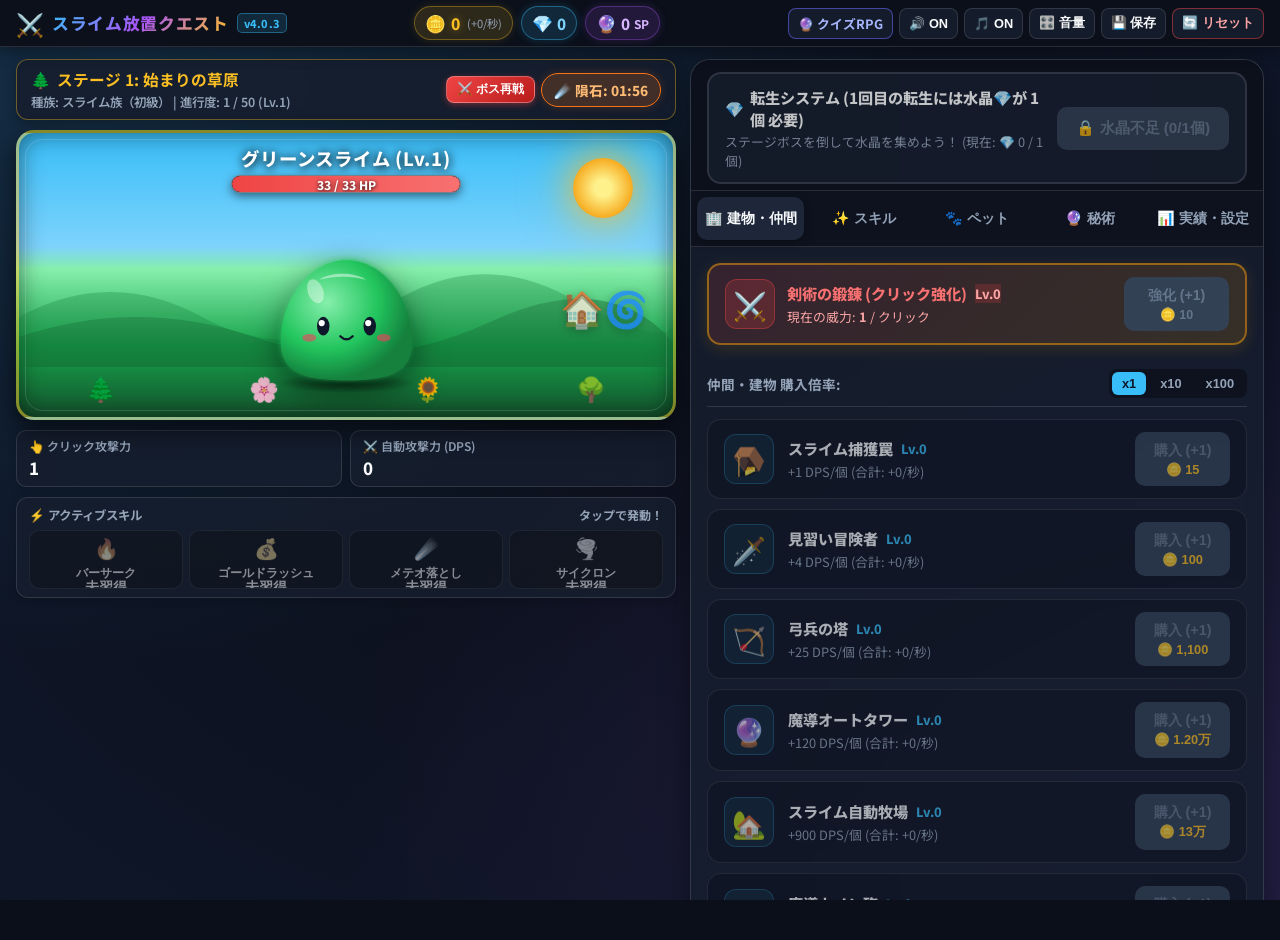
<file: index.html>
<!DOCTYPE html>
<html lang="ja">
<head>
  <meta charset="UTF-8">
  <meta name="viewport" content="width=device-width, initial-scale=1.0, maximum-scale=1.0, user-scalable=no, shrink-to-fit=no">
  <title>スライムクリッカー放置RPG - Slime Idle Quest</title>
  <link rel="preconnect" href="https://fonts.googleapis.com">
  <link rel="preconnect" href="https://fonts.gstatic.com" crossorigin>
  <link href="https://fonts.googleapis.com/css2?family=Noto+Sans+JP:wght@400;600;700;800;900&display=swap" rel="stylesheet">
  <link rel="stylesheet" href="style.css?v=4.0.3">
</head>
<body>

  <!-- ヘッダー -->
  <header>
    <div class="logo-area">
      <div class="logo-icon">⚔️</div>
      <h1>スライム放置クエスト</h1>
      <span class="version-badge" id="app-version">v4.0.3</span>
    </div>

    <div class="header-stats">
      <!-- ゴールド表示 -->
      <div class="gold-display" title="現在の所持ゴールド">
        <span class="gold-icon">🪙</span>
        <span class="gold-value" id="gold-display">0</span>
        <span class="gps-value">(+<span id="gps-display">0</span>/秒)</span>
      </div>

      <!-- 転生の水晶（ボスドロップ）表示 -->
      <div class="crystal-display" title="ボス討伐で手に入る「転生の水晶」">
        <span class="crystal-icon">💎</span>
        <span class="crystal-value" id="crystal-display">0</span>
      </div>

      <!-- 古代スキルポイント（転生で獲得）表示 -->
      <div class="soul-display" title="転生で手に入る「古代スキルポイント」">
        <span class="soul-icon">🔮</span>
        <span class="soul-value" id="sp-display">0</span>
        <span style="font-size: 0.75rem; color: var(--accent-purple-light); font-weight: 700;">SP</span>
      </div>
    </div>

    <div class="header-controls">
      <a href="quiz_rpg/index.html" class="icon-btn" style="border-color: rgba(99,102,241,0.6); color: #a5b4fc; text-decoration: none;" title="4択クイズ分岐RPGへ遊ぶ">🔮 クイズRPG</a>
      <button class="icon-btn" id="btn-sound" title="効果音(SE)切替">🔊 <span id="sound-text">ON</span></button>
      <button class="icon-btn" id="btn-bgm" title="音楽(BGM)切替">🎵 <span id="bgm-text">ON</span></button>
      <button class="icon-btn" id="btn-volume-settings" title="音量調節">🎛️ 音量</button>
      <button class="icon-btn" id="btn-save" title="手動セーブ">💾 保存</button>
      <button class="icon-btn" id="btn-header-reset" style="border-color: rgba(239,68,68,0.5); color: #fca5a5;" title="データを完全初期化">🔄 リセット</button>
    </div>
  </header>

  <!-- メインコンテンツ -->
  <main class="game-container">
    
    <!-- 左カラム：バトル＆スライムエリア -->
    <section class="battle-section">
      
      <!-- ステージ情報カード -->
      <div class="stage-card">
        <div class="stage-info">
          <h2><span id="stage-icon">🌲</span> <span id="stage-title">ステージ 1: 始まりの草原</span></h2>
          <div class="stage-progress-text" id="stage-progress-text">進行度: 1 / 50 (Lv.1)</div>
        </div>
        <div style="display: flex; gap: 6px; align-items: center; flex-wrap: wrap;">
          <button class="stage-boss-btn" id="btn-open-boss-modal" title="倒したことのあるボスと再戦！">⚔️ ボス再戦</button>
          <button class="stage-exit-boss-btn" id="btn-exit-boss-replay" style="display: none;" title="通常の最高ステージ進行に戻る">⏩ 通常に戻る</button>
          <!-- 隕石ラッシュ（120秒周期 20秒攻撃力2倍フィーバー）タイマー -->
          <div class="meteor-timer-badge" id="meteor-timer-badge" title="120秒ごとに20秒間、隕石が降って全攻撃力が2倍！">
            ☄️ <span id="meteor-timer-text">隕石: 02:00</span>
          </div>
          <div class="boss-timer-badge" id="boss-timer-badge">
            BOSS: <span id="boss-timer-val">40</span>s
          </div>
        </div>
      </div>

      <!-- スライム召喚・ダイナミックステージ環境エリア -->
      <div class="slime-arena env-stage-1" id="slime-arena">
        
        <!-- 背景環境レイヤー（天体、山並み、雲、風車、パーティクル等） -->
        <div class="arena-environment" id="arena-environment"></div>

        <!-- 購入した建物・仲間たちが登場するフィールドレイヤー -->
        <div class="field-buildings-layer" id="field-buildings-layer"></div>

        <!-- エフェクト・ダメージ数値レイヤー -->
        <div class="effect-layer" id="effect-layer"></div>

        <!-- 敵ステータス -->
        <div class="enemy-info">
          <h3 class="enemy-name" id="enemy-name">グリーンスライム (Lv.1)</h3>
          <div class="enemy-hp-container">
            <div class="enemy-hp-bar" id="enemy-hp-bar"></div>
            <div class="enemy-hp-text" id="enemy-hp-text">25 / 25 HP</div>
          </div>
        </div>

        <!-- 地面の影 -->
        <div class="slime-shadow"></div>

        <!-- スライム・モンスター本体 -->
        <div class="slime-wrapper" id="slime-target">
          <svg class="slime-svg" id="slime-svg-element" viewBox="0 0 200 200">
            <defs>
              <radialGradient id="monster-grad" cx="35%" cy="35%" r="65%">
                <stop offset="0%" stop-color="#86efac" id="grad-stop-1" />
                <stop offset="60%" stop-color="#22c55e" id="grad-stop-2" />
                <stop offset="100%" stop-color="#15803d" id="grad-stop-3" />
              </radialGradient>
              <filter id="slime-glow" x="-20%" y="-20%" width="140%" height="140%">
                <feGaussianBlur stdDeviation="4" result="blur" />
                <feComposite in="SourceGraphic" in2="blur" operator="over" />
              </filter>
            </defs>
            <!-- 種族ごとに完全に切り替わるモンスターグラフィック -->
            <g id="monster-content"></g>
            <!-- 装飾（王冠や角など） -->
            <g id="slime-accessory"></g>
          </svg>
        </div>
      </div>

      <!-- 戦闘ステータス -->
      <div class="combat-stats-grid">
        <div class="stat-box">
          <span class="stat-label">👆 クリック攻撃力</span>
          <span class="stat-val" id="stat-click-power">1</span>
        </div>
        <div class="stat-box">
          <span class="stat-label">⚔️ 自動攻撃力 (DPS)</span>
          <span class="stat-val" id="stat-dps">0</span>
        </div>
      </div>

      <!-- クイック・アクティブスキルバー -->
      <div class="skills-action-bar">
        <div class="skills-action-bar-title">
          <span>⚡ アクティブスキル</span>
          <span style="font-size: 0.75rem;">タップで発動！</span>
        </div>
        <div class="active-skills-list">
          <button class="active-skill-btn" id="skill-btn-berserk" disabled>
            <span class="skill-icon">🔥</span>
            <span class="skill-name">バーサーク</span>
            <div class="skill-cooldown-overlay" id="cd-berserk"></div>
          </button>
          <button class="active-skill-btn" id="skill-btn-goldrush" disabled>
            <span class="skill-icon">💰</span>
            <span class="skill-name">ゴールドラッシュ</span>
            <div class="skill-cooldown-overlay" id="cd-goldrush"></div>
          </button>
          <button class="active-skill-btn" id="skill-btn-meteor" disabled>
            <span class="skill-icon">☄️</span>
            <span class="skill-name">メテオ落とし</span>
            <div class="skill-cooldown-overlay" id="cd-meteor"></div>
          </button>
          <button class="active-skill-btn" id="skill-btn-cyclone" disabled>
            <span class="skill-icon">🌪️</span>
            <span class="skill-name">サイクロン</span>
            <div class="skill-cooldown-overlay" id="cd-cyclone"></div>
          </button>
        </div>
      </div>

    </section>

    <!-- 右カラム：ショップ・育成・タブセクション -->
    <section class="upgrade-section">
      
      <!-- 超見やすい目立つ転生バナー / ボタンエリア -->
      <div class="rebirth-banner-container">
        <div class="rebirth-banner locked" id="rebirth-banner">
          <div class="rebirth-banner-info">
            <div class="rebirth-banner-title">
              <span class="rebirth-banner-icon">💎</span>
              <span id="rebirth-banner-text">転生システム (ボス討伐で水晶💎を獲得！)</span>
            </div>
            <div class="rebirth-banner-sub" id="rebirth-banner-sub">水晶💎を消費して転生し、古代スキルポイント(SP +1pt)をGET！</div>
          </div>
          <button class="rebirth-banner-btn" id="btn-rebirth-trigger" disabled>
            <span>💎 転生する (SP+1)</span>
          </button>
        </div>
      </div>

      <!-- タブバー -->
      <div class="tab-bar">
        <button class="tab-btn active" data-tab="buildings">🏢 建物・仲間</button>
        <button class="tab-btn" data-tab="skills">✨ スキル</button>
        <button class="tab-btn" data-tab="pets">🐾 ペット</button>
        <button class="tab-btn" data-tab="rebirth">🔮 秘術</button>
        <button class="tab-btn" data-tab="stats">📊 実績・設定</button>
      </div>

      <!-- タブコンテンツエリア -->
      <div class="tab-content">
        
        <!-- タブ1: 建物・施設 -->
        <div class="tab-pane active" id="pane-buildings">
          
          <!-- 常設: 剣術の鍛錬（クリック攻撃力強化カード） -->
          <div id="click-upgrade-container" style="margin-bottom: 12px;"></div>

          <div class="building-controls">
            <span style="font-size: 0.85rem; color: var(--text-sub); font-weight: 700;">仲間・建物 購入倍率:</span>
            <div class="buy-multiplier-group">
              <button class="mult-btn active" data-mult="1">x1</button>
              <button class="mult-btn" data-mult="10">x10</button>
              <button class="mult-btn" data-mult="100">x100</button>
            </div>
          </div>
          
          <div id="building-list" style="display: flex; flex-direction: column; gap: 10px;">
            <!-- JSで動的に建物カードを生成 -->
          </div>
        </div>

        <!-- タブ2: スキルツリー / アップグレード -->
        <div class="tab-pane" id="pane-skills">
          <div id="skill-list" style="display: flex; flex-direction: column; gap: 10px;">
            <!-- JSで動的にスキルカードを生成 -->
          </div>
        </div>

        <!-- タブ: ペット（お供モンスター） -->
        <div class="tab-pane" id="pane-pets">
          <div class="pet-intro-card">
            <div style="font-size: 1.05rem; font-weight: 800; color: #38bdf8; margin-bottom: 4px;">
              🐾 お供ペット（最大2体まで装備可能！）
            </div>
            <div style="font-size: 0.8rem; color: var(--text-sub); line-height: 1.5;">
              敵を倒した時に<strong>約1.5%の確率でモンスターが仲間入り</strong>！所持しているペットは<strong>最大2体まで同時に装備可能</strong>！同じペットを仲間にすると<strong>レベル（親愛度）がUP</strong>してボーナスがさらに強化されます！
            </div>
          </div>
          <div id="pet-list" style="display: flex; flex-direction: column; gap: 10px;">
            <!-- JSで動的にペットカードを生成 -->
          </div>
        </div>

        <!-- タブ3: 転生・古代の秘術（SPで永続強化） -->
        <div class="tab-pane" id="pane-rebirth">
          <div class="rebirth-intro-card">
            <div style="font-size: 1.1rem; font-weight: 800; color: var(--accent-purple); margin-bottom: 4px;">
              🔮 古代の秘術（永続スキル）
            </div>
            <div style="font-size: 0.85rem; color: var(--text-sub); line-height: 1.5;">
              ボスを倒して手に入れた「転生の水晶 💎」を使って転生すると、<strong>古代スキルポイント(SP)が 1pt 貯まります</strong>！SPを使って秘術を習得しよう！（Lvアップごとに必要SPが+1pt増加）
            </div>
          </div>

          <div id="rebirth-skill-list" style="display: flex; flex-direction: column; gap: 10px;">
            <!-- JSで動的に転生スキルカードを生成 -->
          </div>
        </div>

        <!-- タブ4: 実績・ステータス・設定 -->
        <div class="tab-pane" id="pane-stats">
          <h3 style="font-size: 1rem; margin-bottom: 10px; color: var(--accent-gold); font-weight: 800;">📈 プレイ統計</h3>
          <div class="stats-list">
            <div class="stats-row">
              <span>総討伐モンスター数</span>
              <strong id="stat-total-kills">0 体</strong>
            </div>
            <div class="stats-row">
              <span>累計獲得ゴールド</span>
              <strong id="stat-total-gold">0 G</strong>
            </div>
            <div class="stats-row">
              <span>累計獲得「転生の水晶」</span>
              <strong id="stat-total-crystals">0 個</strong>
            </div>
            <div class="stats-row">
              <span>転生回数（獲得古代SP）</span>
              <strong id="stat-rebirth-count">0 回</strong>
            </div>
            <div class="stats-row">
              <span>総クリック回数</span>
              <strong id="stat-total-clicks">0 回</strong>
            </div>
            <div class="stats-row">
              <span>現在の進行度</span>
              <strong id="stat-max-stage">Lv.1 (ステージ 1)</strong>
            </div>
            <div class="stats-row">
              <span>プレイ時間</span>
              <strong id="stat-play-time">0分</strong>
            </div>
          </div>

          <!-- 音量調節セクション -->
          <h3 style="font-size: 1rem; margin: 16px 0 10px 0; color: #38bdf8; font-weight: 800;">🎛️ サウンド・音量調節</h3>
          <div class="volume-control-card">
            <div class="volume-row">
              <div class="volume-label-group">
                <span>🎵 音楽 (BGM) 音量</span>
                <span class="volume-val-badge" id="val-bgm-volume-tab">75%</span>
              </div>
              <div class="volume-slider-container">
                <input type="range" min="0" max="100" value="75" class="volume-slider" id="slider-bgm-volume-tab">
              </div>
            </div>
            <div class="volume-row">
              <div class="volume-label-group">
                <span>🔊 効果音 (SE) 音量</span>
                <span class="volume-val-badge" id="val-se-volume-tab">80%</span>
              </div>
              <div class="volume-slider-container">
                <input type="range" min="0" max="100" value="80" class="volume-slider" id="slider-se-volume-tab">
              </div>
            </div>
          </div>

          <div class="setting-buttons-group">
            <button class="icon-btn" id="btn-manual-save" style="justify-content: center;">💾 進行状況を手動セーブ</button>
            <button class="danger-btn" id="btn-reset-data">⚠️ データをリセットして最初から</button>
          </div>
        </div>

      </div>

    </section>

  </main>

  <!-- 転生確認モーダル -->
  <div class="modal-backdrop" id="rebirth-modal">
    <div class="modal-box">
      <div class="modal-icon">💎</div>
      <h3 class="modal-title" style="color: #38bdf8;">水晶を使った魂の転生</h3>
      <p class="modal-desc" id="modal-rebirth-desc" style="margin-bottom: 16px;">
        「転生の水晶 💎」を消費して転生します。<br>
        ゴールドと建物はリセットされ Lv.1 からの再スタートとなりますが、<br>
        <strong style="color: #d8b4fe;">「古代スキルポイント 🔮 +2 SP（確率で +3 SP！）」を獲得し、習得した古代の秘術はすべて永久に引き継がれます！</strong>
      </p>
      <div class="modal-reward-box" style="border-color: #38bdf8; background: rgba(2, 132, 199, 0.15);">
        <span style="font-size: 1.6rem;">🔮</span>
        <span class="modal-reward-val" style="color: #d8b4fe;">獲得: 古代SP +2 pt (確率で +3 pt！)</span>
      </div>
      <div style="display: flex; gap: 10px;">
        <button class="icon-btn" id="btn-cancel-rebirth" style="flex: 1; justify-content: center; background: #334155;">やめる</button>
        <button class="modal-close-btn" id="btn-confirm-rebirth" style="flex: 1.5; background: linear-gradient(135deg, #0284c7, #7c3aed); color: #fff;">💎 消費して転生！</button>
      </div>
    </div>
  </div>

  <!-- オフライン報酬モーダル -->
  <div class="modal-backdrop" id="offline-modal">
    <div class="modal-box">
      <div class="modal-icon">🎁</div>
      <h3 class="modal-title">おかえりなさい！</h3>
      <p class="modal-desc" id="offline-modal-desc">
        あなたが冒険を休んでいる間にも、仲間の冒険者や建物たちがスライムを討伐しゴールドを稼いでおいてくれました！
      </p>
      <div class="modal-reward-box">
        <span style="font-size: 1.6rem;">🪙</span>
        <span class="modal-reward-val" id="offline-gold-val">+0 G</span>
      </div>
      <button class="modal-close-btn" id="btn-claim-offline">報酬を受け取って再開！</button>
    </div>
  </div>

  <!-- 音量設定モーダル -->
  <div class="modal-backdrop" id="volume-modal">
    <div class="modal-box">
      <div class="modal-icon">🎛️</div>
      <h3 class="modal-title" style="color: #38bdf8;">サウンド・音量設定</h3>
      <p class="modal-desc" style="margin-bottom: 16px;">
        BGM（音楽）と効果音（SE）の音量を好みの大きさにスライダーで自由に調節できます。
      </p>

      <div class="volume-control-card" style="text-align: left; background: rgba(15, 23, 42, 0.6);">
        <div class="volume-row">
          <div class="volume-label-group">
            <span>🎵 音楽 (BGM) 音量</span>
            <span class="volume-val-badge" id="val-bgm-volume-modal">75%</span>
          </div>
          <div class="volume-slider-container">
            <input type="range" min="0" max="100" value="75" class="volume-slider" id="slider-bgm-volume-modal">
          </div>
        </div>
        <div class="volume-row" style="margin-top: 10px;">
          <div class="volume-label-group">
            <span>🔊 効果音 (SE) 音量</span>
            <span class="volume-val-badge" id="val-se-volume-modal">80%</span>
          </div>
          <div class="volume-slider-container">
            <input type="range" min="0" max="100" value="80" class="volume-slider" id="slider-se-volume-modal">
          </div>
        </div>
      </div>

      <button class="modal-close-btn" id="btn-close-volume-modal">設定を閉じる</button>
    </div>
  </div>

  <!-- ⚔️ 撃破済みボス再戦モーダル -->
  <div class="modal-backdrop" id="boss-modal">
    <div class="modal-box" style="max-width: 520px;">
      <div class="modal-icon">⚔️</div>
      <h3 class="modal-title" style="color: #ef4444;">撃破済みボス再戦</h3>
      <p class="modal-desc" style="margin-bottom: 14px;">
        これまでに倒したことのあるボスの種類を選んで再戦できます！<br>
        ボスを倒すと<strong>「転生の水晶 💎（確率1/10）」</strong>や<strong>「その種族のペット（確率1.5%）」</strong>を獲得可能！
      </p>

      <div id="boss-select-list" style="max-height: 280px; overflow-y: auto; display: flex; flex-direction: column; gap: 8px; margin-bottom: 14px; text-align: left;">
        <!-- JSで動的に撃破済みボスカテゴリ一覧を生成 -->
      </div>

      <button class="modal-close-btn" id="btn-close-boss-modal">閉じる</button>
    </div>
  </div>

  <!-- トースト通知コンテナ -->
  <div class="toast-container" id="toast-container"></div>

  <!-- ゲームスクリプト -->
  <script src="game.js?v=4.0.3"></script>
</body>
</html>
</file>
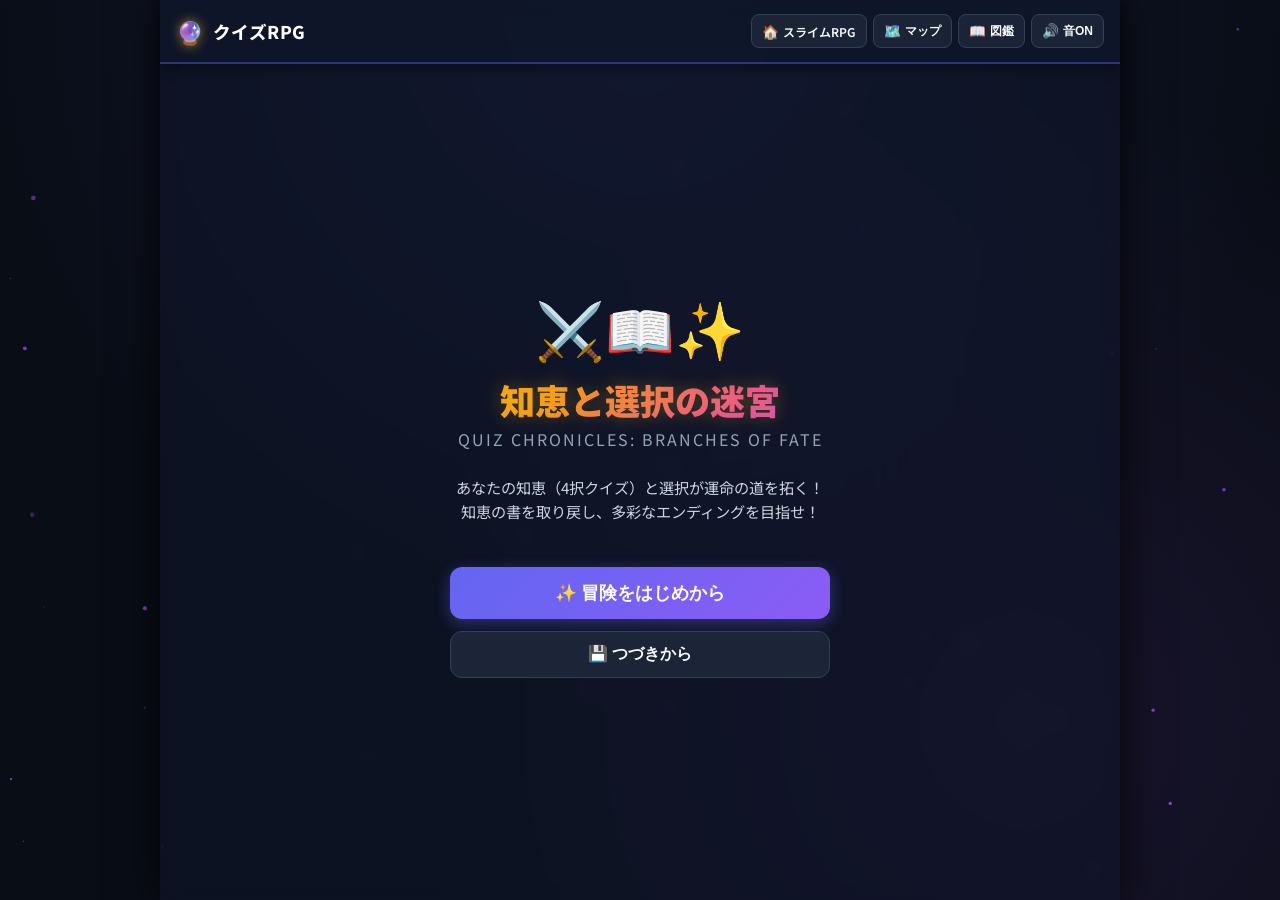
<file: quiz_rpg/index.html>
<!DOCTYPE html>
<html lang="ja">
<head>
  <meta charset="UTF-8">
  <meta name="viewport" content="width=device-width, initial-scale=1.0, maximum-scale=1.0, user-scalable=no">
  <title>クイズ勇者の運命と知恵の迷宮 〜 Branches of Fate 〜</title>
  <!-- Google Fonts: Noto Sans JP -->
  <link rel="preconnect" href="https://fonts.googleapis.com">
  <link rel="preconnect" href="https://fonts.gstatic.com" crossorigin>
  <link href="https://fonts.googleapis.com/css2?family=Noto+Sans+JP:wght@400;600;700;800;900&display=swap" rel="stylesheet">
  <link rel="stylesheet" href="style.css">
</head>
<body>

  <!-- Ambient Starfield Canvas -->
  <canvas id="ambient-canvas"></canvas>

  <div class="app-container">

    <!-- Top Header Navigation -->
    <header>
      <div class="header-logo">
        <span class="icon">🔮</span>
        <span>クイズRPG</span>
      </div>

      <!-- Player Fast Stats in Header -->
      <div class="header-player-stats" id="header-player-stats" style="display: none;">
        <span class="stat-badge job" id="status-job-name">Lv.1 勇者</span>
        <span class="stat-badge gold" id="status-gold">🪙 <span id="status-gold-val">50</span> G</span>
      </div>

      <div class="header-nav-btns">
        <a href="../index.html" class="icon-btn" style="text-decoration:none;" title="スライム放置クエストへ戻る">🏠 <span style="font-size:0.75rem">スライムRPG</span></a>
        <button class="icon-btn" id="btn-open-tree" title="冒険の分岐ツリーを確認">🗺️ <span style="font-size:0.75rem">マップ</span></button>
        <button class="icon-btn" id="btn-open-dict" title="図鑑・エンディング記録">📖 <span style="font-size:0.75rem">図鑑</span></button>
        <button class="icon-btn" id="btn-toggle-sound" title="音量のON/OFF">🔊 <span style="font-size:0.75rem">音ON</span></button>
      </div>
    </header>

    <!-- Main Screens Container -->
    <main style="flex:1; display:flex; flex-direction:column;">

      <!-- 1. Title Screen -->
      <section class="screen active" id="title-screen">
        <div class="title-hero">
          <div class="title-logo-banner">⚔️📖✨</div>
          <h1 class="game-main-title">知恵と選択の迷宮</h1>
          <p class="game-sub-title">Quiz Chronicles: Branches of Fate</p>
          <p style="color: #cbd5e1; font-size: 0.95rem; line-height: 1.6; margin-bottom: 20px;">
            あなたの知恵（4択クイズ）と選択が運命の道を拓く！<br>
            知恵の書を取り戻し、多彩なエンディングを目指せ！
          </p>
        </div>

        <div class="title-menu-box">
          <button class="btn-primary" id="btn-new-game">
            <span>✨ 冒険をはじめから</span>
          </button>
          <button class="btn-secondary" id="btn-continue">
            <span>💾 つづきから</span>
          </button>
        </div>
      </section>

      <!-- Persistent Player Status Bar (Visible in Game) -->
      <div class="player-status-card" id="persistent-player-bars" style="display: none;">
        <div class="bars-container">
          <!-- HP Bar -->
          <div class="bar-wrapper" id="status-hp">
            <div class="bar-label">
              <span style="color:#f87171;">❤️ HP</span>
              <span id="status-hp-text">100 / 100</span>
            </div>
            <div class="progress-track">
              <div class="progress-fill hp" id="bar-hp-fill"></div>
            </div>
          </div>
          <!-- MP Bar -->
          <div class="bar-wrapper" id="status-mp">
            <div class="bar-label">
              <span style="color:#60a5fa;">🔷 MP</span>
              <span id="status-mp-text">30 / 30</span>
            </div>
            <div class="progress-track">
              <div class="progress-fill mp" id="bar-mp-fill"></div>
            </div>
          </div>
          <!-- EXP Bar -->
          <div class="bar-wrapper" id="status-level">
            <div class="bar-label">
              <span style="color:#34d399;">⭐ EXP</span>
              <span id="status-exp-text">0 / 50</span>
            </div>
            <div class="progress-track">
              <div class="progress-fill exp" id="bar-exp-fill"></div>
            </div>
          </div>
        </div>
      </div>

      <!-- 2. Story & Branching Choice Screen -->
      <section class="screen" id="story-screen">
        <div class="story-box">
          <div class="story-header">
            <span class="story-chapter-tag" id="story-chapter-tag">プロローグ</span>
            <h2 class="story-node-title" id="story-node-title">始まりの神殿</h2>
          </div>

          <div class="story-scene-banner env-temple" id="story-scene-banner">🏛️</div>

          <p class="story-text" id="story-text">
            物語のテキストがここに表示されます。
          </p>

          <h3 style="font-size:1rem; color:#fbbf24; margin-bottom:10px;">🚪 進む道を選択してください：</h3>
          <div class="branch-choices-grid" id="branch-choices-grid">
            <!-- Dynamically populated choices -->
          </div>
        </div>
      </section>

      <!-- 3. Battle Screen -->
      <section class="screen" id="battle-screen">
        <div class="battle-arena">
          <!-- Enemy Zone -->
          <div class="enemy-display-zone" id="enemy-display-zone">
            <div class="enemy-info-bar">
              <div class="enemy-name-row">
                <span id="enemy-name" style="color:#f87171;">モンスター名</span>
                <span id="enemy-hp-text" style="font-size:0.85rem; color:#cbd5e1;">100 / 100 HP</span>
              </div>
              <div class="progress-track" style="height: 12px;">
                <div class="progress-fill hp" id="enemy-hp-fill" style="width: 100%;"></div>
              </div>
            </div>
            <div class="enemy-sprite" id="enemy-sprite">🪵</div>
          </div>

          <!-- Quiz Box -->
          <div class="quiz-container">
            <div class="quiz-header-badge">
              <span class="quiz-genre-badge" id="quiz-genre-badge">ジャンル: 自然</span>
              <span class="quiz-combo-badge" id="quiz-combo-badge"></span>
            </div>

            <!-- Timer Bar -->
            <div class="quiz-timer-row">
              <span style="font-size:0.8rem;">⏳</span>
              <div class="quiz-timer-track">
                <div class="quiz-timer-fill" id="quiz-timer-fill"></div>
              </div>
              <span class="quiz-timer-text" id="quiz-timer-text">18s</span>
            </div>

            <div class="quiz-question-box">
              <p id="quiz-question-text">ここに問題文が表示されます。</p>
            </div>

            <!-- 4-Choice Option Buttons -->
            <div class="quiz-options-grid" id="quiz-options-grid">
              <!-- Dynamically populated options -->
            </div>

            <!-- Educational Explanation Box -->
            <div class="quiz-explanation-box" id="quiz-explanation-box"></div>
          </div>

          <!-- Battle Action Skills / Items -->
          <div class="battle-skills-bar" id="battle-skills-bar">
            <!-- Dynamically populated skills & items -->
          </div>
        </div>
      </section>

      <!-- 4. Shop & Rest Screen -->
      <section class="screen" id="shop-screen">
        <div class="story-box">
          <div class="story-header">
            <span class="story-chapter-tag">休憩所・補給</span>
            <h2 class="story-node-title" id="shop-title">妖精の泉</h2>
          </div>
          <p class="story-text" id="shop-story">泉の水で傷を癒やし、アイテムを補給しましょう。</p>

          <h3 style="font-size:1rem; color:#60a5fa; margin-bottom:10px;">🎒 アイテム・装備ショップ：</h3>
          <div class="shop-grid" id="shop-items-grid">
            <!-- Dynamically populated items -->
          </div>

          <div style="margin-top:20px; text-align:right;">
            <button class="btn-primary" id="btn-shop-depart" style="margin-left:auto;">
              <span>旅を再開する ➔</span>
            </button>
          </div>
        </div>
      </section>

      <!-- 5. Ending Screen -->
      <section class="screen" id="ending-screen">
        <div class="ending-card">
          <div class="ending-icon" id="ending-icon">🏆</div>
          <h2 class="ending-title" id="ending-title">エンディングタイトル</h2>
          <p class="ending-story" id="ending-story">エンディングの物語</p>

          <div class="ending-stats-summary" id="ending-stats-summary">
            <!-- Final player stats -->
          </div>

          <button class="btn-primary" id="btn-ending-title" style="margin:0 auto;">
            <span>🏰 タイトルへ戻る</span>
          </button>
        </div>
      </section>

    </main>

  </div>

  <!-- Modals -->

  <!-- 1. Job Selection Modal -->
  <div class="modal-overlay" id="modal-job-select">
    <div class="modal-window">
      <div class="modal-header">
        <div class="modal-title">⚔️ 職業（ジョブ）を選択</div>
        <button class="modal-close-btn">&times;</button>
      </div>
      <div class="modal-body">
        <p style="font-size:0.9rem; color:#cbd5e1; margin-bottom:10px;">
          職業によってステータス、クイズの解答時間、強力なスキルが異なります。
        </p>
        <div class="job-selector-grid" id="job-list-container">
          <!-- Dynamically populated jobs -->
        </div>
      </div>
    </div>
  </div>

  <!-- 2. Tree Map Modal -->
  <div class="modal-overlay" id="modal-tree-map">
    <div class="modal-window">
      <div class="modal-header">
        <div class="modal-title">🗺️ 冒険の分岐マップツリー</div>
        <button class="modal-close-btn">&times;</button>
      </div>
      <div class="modal-body">
        <p style="font-size:0.85rem; color:#94a3b8; margin-bottom:14px;">
          あなたが選んだルートと現在地、未踏のエリアを確認できます。
        </p>
        <div class="tree-node-wrapper" id="tree-map-content">
          <!-- Dynamically populated node items -->
        </div>
      </div>
    </div>
  </div>

  <!-- 3. Dictionary & Collection Modal -->
  <div class="modal-overlay" id="modal-dictionary">
    <div class="modal-window">
      <div class="modal-header">
        <div class="modal-title">📖 大百科・エンディング図鑑</div>
        <button class="modal-close-btn">&times;</button>
      </div>
      <div class="modal-body" id="dict-content">
        <!-- Dynamically populated dictionary -->
      </div>
    </div>
  </div>

  <!-- Scripts -->
  <script src="sound.js"></script>
  <script src="questions.js"></script>
  <script src="story_tree.js"></script>
  <script src="game.js"></script>

</body>
</html>
</file>
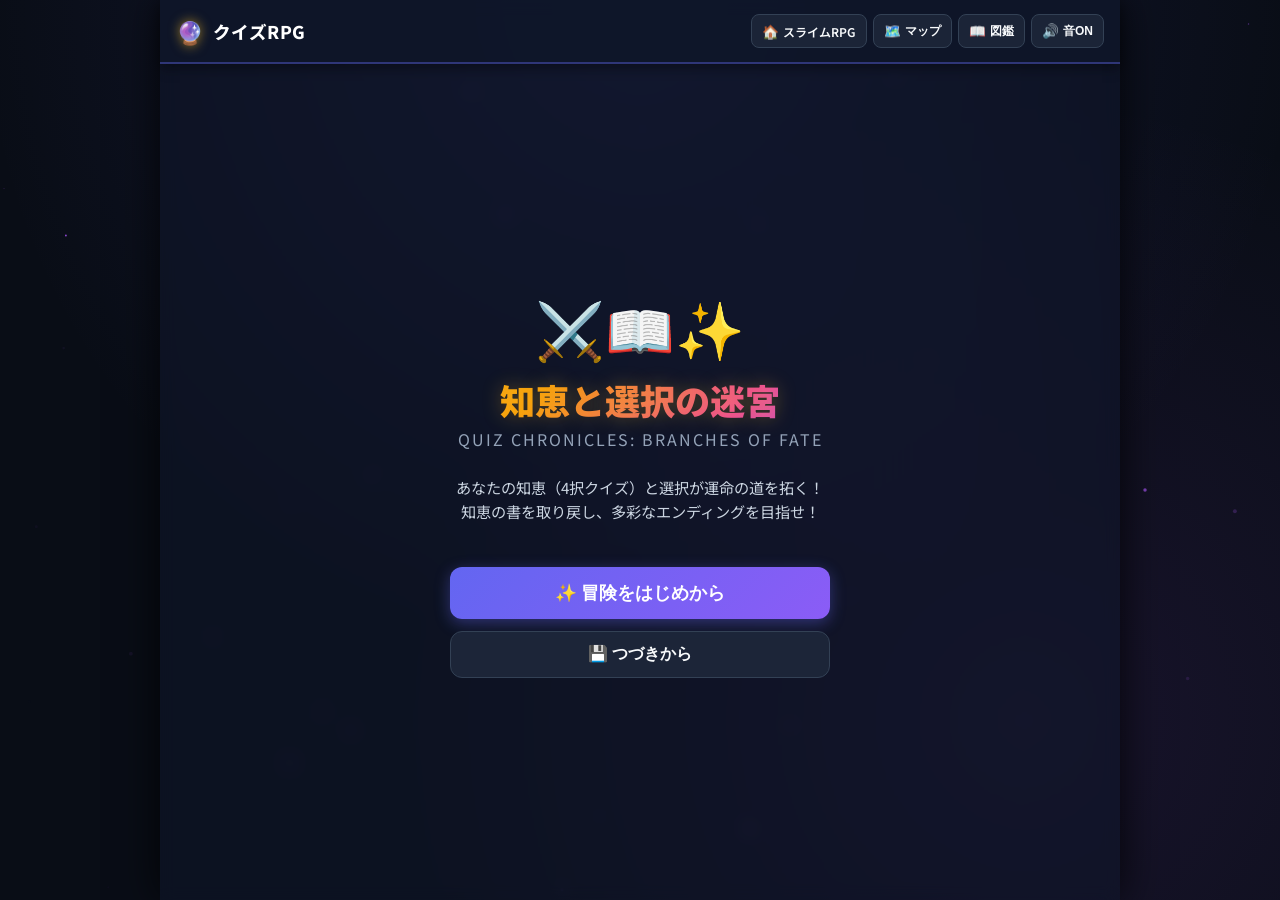
<file: quiz_rpg.html>
<!DOCTYPE html>
<html lang="ja">
<head>
  <meta charset="UTF-8">
  <meta http-equiv="refresh" content="0; url=quiz_rpg/index.html">
  <title>クイズ勇者の運命と知恵の迷宮 〜 Branches of Fate 〜</title>
</head>
<body>
  <p>クイズRPGを読み込んでいます... <a href="quiz_rpg/index.html">こちらをクリックして開始</a></p>
  <script>
    window.location.href = "quiz_rpg/index.html";
  </script>
</body>
</html>
</file>
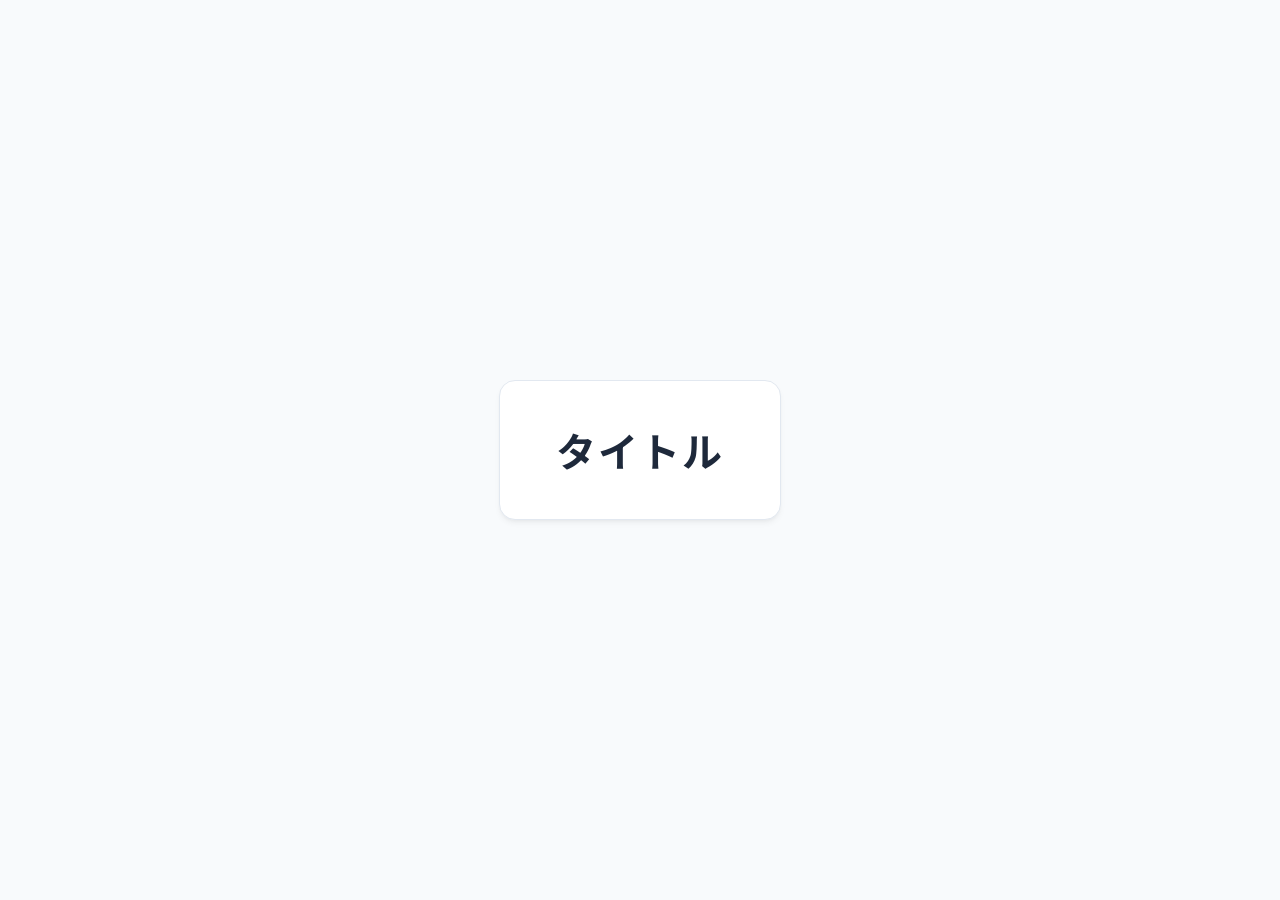
<file: TEST_Title.html>
<!DOCTYPE html>
<html lang="ja">
<head>
  <meta charset="UTF-8">
  <meta name="viewport" content="width=device-width, initial-scale=1.0">
  <title>タイトル</title>
  <link rel="preconnect" href="https://fonts.googleapis.com">
  <link rel="preconnect" href="https://fonts.gstatic.com" crossorigin>
  <link href="https://fonts.googleapis.com/css2?family=Noto+Sans+JP:wght@400;600;700&display=swap" rel="stylesheet">
  <style>
    * {
      box-sizing: border-box;
      margin: 0;
      padding: 0;
    }

    body {
      font-family: 'Noto Sans JP', -apple-system, BlinkMacSystemFont, 'Segoe UI', Roboto, sans-serif;
      min-height: 100vh;
      display: flex;
      justify-content: center;
      align-items: center;
      background-color: #f8fafc;
      color: #0f172a;
    }

    .container {
      text-align: center;
      padding: 2.5rem 3.5rem;
      background: #ffffff;
      border-radius: 16px;
      box-shadow: 0 4px 6px -1px rgba(0, 0, 0, 0.05), 0 2px 4px -2px rgba(0, 0, 0, 0.05);
      border: 1px solid #e2e8f0;
    }

    h1 {
      font-size: 2.5rem;
      font-weight: 700;
      letter-spacing: 0.05em;
      color: #1e293b;
    }
  </style>
</head>
<body>
  <main class="container">
    <h1 id="page-title">タイトル</h1>
  </main>
</body>
</html>
</file>
<file: style.css>
:root {
  --bg-main: #0b0f19;
  --bg-card: rgba(22, 30, 46, 0.88);
  --bg-card-hover: rgba(30, 41, 59, 0.95);
  --border-color: rgba(255, 255, 255, 0.12);
  --border-gold: rgba(251, 191, 36, 0.4);
  --border-purple: rgba(168, 85, 247, 0.5);
  --text-main: #f8fafc;
  --text-sub: #94a3b8;
  --accent-gold: #fbbf24;
  --accent-gold-dark: #d97706;
  --accent-green: #22c55e;
  --accent-blue: #38bdf8;
  --accent-purple: #a855f7;
  --accent-purple-light: #d8b4fe;
  --accent-red: #ef4444;
  --hp-bar: #ef4444;
  --hp-bg: #1e293b;
  --font-sans: 'Noto Sans JP', -apple-system, BlinkMacSystemFont, sans-serif;
  --shadow-glow: 0 0 25px rgba(56, 189, 248, 0.25);
}

* {
  box-sizing: border-box;
  margin: 0;
  padding: 0;
  user-select: none;
  -webkit-user-select: none;
  -webkit-touch-callout: none;
  -webkit-tap-highlight-color: transparent;
  touch-action: manipulation;
}

html, body {
  touch-action: manipulation;
  overflow-x: hidden;
  height: 100%;
}

body {
  font-family: var(--font-sans);
  background-color: var(--bg-main);
  background-image: 
    radial-gradient(at 10% 10%, rgba(56, 189, 248, 0.15) 0px, transparent 50%),
    radial-gradient(at 90% 90%, rgba(168, 85, 247, 0.15) 0px, transparent 50%),
    radial-gradient(at 50% 50%, rgba(11, 15, 25, 1) 0px, rgba(15, 23, 42, 0.9) 100%);
  color: var(--text-main);
  min-height: 100vh;
  display: flex;
  flex-direction: column;
}

/* ヘッダー（スリム・コンパクト設計でiPadでも1行にすっきり収まる） */
header {
  display: flex;
  justify-content: space-between;
  align-items: center;
  padding: 6px 16px;
  background: rgba(11, 15, 25, 0.94);
  backdrop-filter: blur(12px);
  border-bottom: 1px solid var(--border-color);
  position: sticky;
  top: 0;
  z-index: 100;
  box-shadow: 0 4px 16px rgba(0, 0, 0, 0.4);
  gap: 10px;
  flex-wrap: nowrap;
}

.logo-area {
  display: flex;
  align-items: center;
  gap: 8px;
  flex-shrink: 0;
}

.logo-icon {
  font-size: 1.4rem;
  animation: bounce-small 2s infinite ease-in-out;
}

.logo-area h1 {
  font-size: 1.05rem;
  font-weight: 800;
  background: linear-gradient(135deg, #38bdf8, #a855f7, #fbbf24);
  -webkit-background-clip: text;
  -webkit-text-fill-color: transparent;
  letter-spacing: 0.04em;
  white-space: nowrap;
}

.version-badge {
  background: rgba(56, 189, 248, 0.15);
  border: 1px solid rgba(56, 189, 248, 0.4);
  color: #38bdf8;
  font-size: 0.68rem;
  font-weight: 800;
  padding: 1px 6px;
  border-radius: 5px;
  letter-spacing: 0.02em;
}

.header-stats {
  display: flex;
  gap: 8px;
  align-items: center;
  flex-shrink: 1;
}

.gold-display {
  display: flex;
  align-items: center;
  gap: 5px;
  background: rgba(251, 191, 36, 0.14);
  border: 1px solid rgba(251, 191, 36, 0.35);
  padding: 4px 10px;
  border-radius: 999px;
  box-shadow: 0 0 10px rgba(251, 191, 36, 0.15);
}

.gold-icon {
  font-size: 1.05rem;
  animation: spin-slow 8s linear infinite;
}

.gold-value {
  font-size: 0.98rem;
  font-weight: 800;
  color: var(--accent-gold);
  font-variant-numeric: tabular-nums;
  text-shadow: 0 0 8px rgba(251, 191, 36, 0.4);
}

.gps-value {
  font-size: 0.7rem;
  color: var(--text-sub);
  margin-left: 2px;
}

/* 転生の水晶表示バッジ */
.crystal-display {
  display: flex;
  align-items: center;
  gap: 4px;
  background: rgba(56, 189, 248, 0.15);
  border: 1px solid rgba(56, 189, 248, 0.4);
  padding: 4px 10px;
  border-radius: 999px;
  box-shadow: 0 0 10px rgba(56, 189, 248, 0.2);
}

.crystal-icon {
  font-size: 1.05rem;
  animation: magic-float 2.5s infinite ease-in-out;
}

.crystal-value {
  font-size: 0.95rem;
  font-weight: 800;
  color: #7dd3fc;
}

/* 古代スキルポイント(SP)表示バッジ */
.soul-display {
  display: flex;
  align-items: center;
  gap: 4px;
  background: rgba(168, 85, 247, 0.15);
  border: 1px solid rgba(168, 85, 247, 0.35);
  padding: 4px 10px;
  border-radius: 999px;
  box-shadow: 0 0 10px rgba(168, 85, 247, 0.2);
}

.soul-icon {
  font-size: 1.05rem;
  animation: pulse-glow 3s infinite ease-in-out;
}

.soul-value {
  font-size: 0.95rem;
  font-weight: 800;
  color: var(--accent-purple-light);
}

.header-controls {
  display: flex;
  gap: 6px;
  flex-shrink: 0;
}

.icon-btn {
  background: var(--bg-card);
  border: 1px solid var(--border-color);
  color: var(--text-main);
  padding: 5px 9px;
  border-radius: 8px;
  cursor: pointer;
  font-size: 0.8rem;
  font-weight: 700;
  transition: all 0.2s;
  display: flex;
  align-items: center;
  gap: 4px;
  white-space: nowrap;
}

.icon-btn:hover {
  background: var(--bg-card-hover);
  border-color: rgba(255, 255, 255, 0.3);
  transform: translateY(-1px);
}

/* メインレイアウト（iPadでも快適な2カラム・1画面設計） */
.game-container {
  display: grid;
  grid-template-columns: 1.15fr 1fr;
  gap: 14px;
  padding: 12px 16px;
  max-width: 1320px;
  margin: 0 auto;
  flex: 1;
  width: 100%;
}

@media (max-width: 960px) {
  .game-container {
    grid-template-columns: 1fr;
    padding: 10px;
    gap: 12px;
  }
}

/* 左側：バトル＆スライムエリア */
.battle-section {
  display: flex;
  flex-direction: column;
  gap: 10px;
}

.stage-card {
  background: var(--bg-card);
  border: 1px solid var(--border-gold);
  border-radius: 12px;
  padding: 8px 14px;
  backdrop-filter: blur(10px);
  display: flex;
  justify-content: space-between;
  align-items: center;
  box-shadow: 0 3px 12px rgba(0, 0, 0, 0.3);
}

.stage-info h2 {
  font-size: 0.98rem;
  font-weight: 700;
  color: var(--accent-gold);
  display: flex;
  align-items: center;
  gap: 6px;
}

.stage-progress-text {
  font-size: 0.78rem;
  color: var(--text-sub);
  margin-top: 2px;
  font-weight: 600;
}

.meteor-timer-badge {
  background: rgba(249, 115, 22, 0.2);
  border: 1px solid #f97316;
  color: #fdba74;
  padding: 6px 12px;
  border-radius: 999px;
  font-size: 0.85rem;
  font-weight: 800;
  display: inline-flex;
  align-items: center;
  gap: 4px;
  box-shadow: 0 0 10px rgba(249, 115, 22, 0.2);
  transition: all 0.3s ease;
}

.meteor-timer-badge.rushing {
  background: linear-gradient(135deg, #ea580c, #dc2626);
  color: #fff;
  border-color: #fef08a;
  box-shadow: 0 0 20px rgba(234, 88, 12, 0.8);
  animation: pulse-meteor 0.8s infinite alternate;
}

@keyframes pulse-meteor {
  0% { transform: scale(1); filter: drop-shadow(0 0 6px #f97316); }
  100% { transform: scale(1.08); filter: drop-shadow(0 0 16px #fef08a); }
}

.boss-timer-badge {
  background: rgba(239, 68, 68, 0.25);
  border: 1px solid var(--accent-red);
  color: #fca5a5;
  padding: 6px 12px;
  border-radius: 999px;
  font-size: 0.9rem;
  font-weight: 800;
  display: none;
}

.boss-timer-badge.active {
  display: inline-block;
  animation: pulse-red 1s infinite;
}

/* ===================================================
   本格ゲーム風バトルアリーナ ＆ 背景環境レイヤー
   =================================================== */
.slime-arena {
  border: 3px solid rgba(251, 191, 36, 0.5);
  border-radius: 18px;
  padding: 12px 14px 8px 14px;
  display: flex;
  flex-direction: column;
  align-items: center;
  justify-content: space-between;
  position: relative;
  min-height: 290px;
  max-height: 315px;
  overflow: hidden;
  box-shadow: 0 10px 25px rgba(0, 0, 0, 0.6), inset 0 0 25px rgba(0, 0, 0, 0.5);
  transition: background 0.6s ease, border-color 0.4s ease, box-shadow 0.4s ease;
}

/* ☄️ 180秒に12秒の隕石ラッシュ（攻撃力2倍＆燃え盛る業火背景） */
.slime-arena.meteor-rush-active {
  border-color: #f97316 !important;
  box-shadow: 0 0 45px rgba(234, 88, 12, 0.8), inset 0 0 50px rgba(220, 38, 38, 0.6) !important;
  background: radial-gradient(circle at 50% 10%, #7f1d1d 0%, #450a0a 45%, #180505 100%) !important;
  animation: flame-shake 1.2s infinite ease-in-out;
}

.slime-arena.meteor-rush-active::before {
  border-color: rgba(253, 186, 116, 0.7) !important;
  box-shadow: 0 0 25px rgba(249, 115, 22, 0.6);
}

.slime-arena.meteor-rush-active::after {
  content: '☄️ 隕石ラッシュ発動中！ 攻撃力 2倍！ 🔥';
  position: absolute;
  top: 14px;
  left: 50%;
  transform: translateX(-50%);
  background: linear-gradient(90deg, #dc2626, #ea580c, #dc2626);
  color: #fef08a;
  font-weight: 900;
  font-size: 0.95rem;
  padding: 4px 18px;
  border-radius: 999px;
  border: 1.5px solid #fef08a;
  box-shadow: 0 0 18px rgba(234, 88, 12, 0.9);
  z-index: 35;
  letter-spacing: 0.5px;
  animation: banner-glow 0.8s infinite alternate;
  pointer-events: none;
}

@keyframes banner-glow {
  0% { transform: translateX(-50%) scale(0.97); filter: drop-shadow(0 0 4px #ea580c); }
  100% { transform: translateX(-50%) scale(1.03); filter: drop-shadow(0 0 12px #fef08a); }
}

@keyframes flame-shake {
  0%, 100% { transform: translate(0, 0); }
  25% { transform: translate(-1.5px, 1px); }
  50% { transform: translate(1px, -1px); }
  75% { transform: translate(-1px, -1.5px); }
}

.slime-arena::before {
  content: '';
  position: absolute;
  top: 6px;
  left: 6px;
  right: 6px;
  bottom: 6px;
  border: 1px solid rgba(255, 255, 255, 0.15);
  border-radius: 18px;
  pointer-events: none;
  z-index: 8;
}

/* 各ステージのダイナミックグラフィック背景（50レベルごとに切り替わる12種類の美麗背景！） */
.slime-arena.env-stage-1 { background: linear-gradient(180deg, #38bdf8 0%, #7dd3fc 40%, #86efac 48%, #16a34a 75%, #14532d 100%); }
.slime-arena.env-stage-2 { background: linear-gradient(180deg, #090d16 0%, #1e1b4b 45%, #2e1065 70%, #0f172a 100%); }
.slime-arena.env-stage-3 { background: linear-gradient(180deg, #2e1065 0%, #581c87 40%, #3b0764 75%, #170728 100%); }
.slime-arena.env-stage-4 { background: linear-gradient(180deg, #450a0a 0%, #7f1d1d 40%, #b91c1c 70%, #1c0505 100%); }
.slime-arena.env-stage-5 { background: linear-gradient(180deg, #0284c7 0%, #38bdf8 35%, #fef08a 65%, #ca8a04 100%); }
.slime-arena.env-stage-6 { background: linear-gradient(180deg, #020617 0%, #1e1b4b 35%, #4c0519 75%, #050505 100%); }
.slime-arena.env-stage-7 { background: linear-gradient(180deg, #0284c7 0%, #06b6d4 30%, #e0f2fe 65%, #93c5fd 100%); } /* 氷結雪原 */
.slime-arena.env-stage-8 { background: linear-gradient(180deg, #ca8a04 0%, #eab308 30%, #fef08a 60%, #b45309 100%); } /* 黄金砂漠 */
.slime-arena.env-stage-9 { background: linear-gradient(180deg, #042f2e 0%, #0f766e 35%, #14b8a6 65%, #022c22 100%); } /* 深海神殿 */
.slime-arena.env-stage-10 { background: linear-gradient(180deg, #1e1b4b 0%, #312e81 35%, #4338ca 65%, #0f172a 100%); } /* 嵐の雷山 */
.slime-arena.env-stage-11 { background: linear-gradient(180deg, #3b0764 0%, #701a75 35%, #831843 65%, #18020c 100%); } /* 冥界の黄泉 */
.slime-arena.env-stage-12 { background: linear-gradient(180deg, #000000 0%, #0f172a 30%, #3b0764 65%, #020617 100%); } /* 宇宙空間 */

/* 常設クリック強化カード */
.click-upgrade-card {
  background: linear-gradient(135deg, rgba(239, 68, 68, 0.15), rgba(245, 158, 11, 0.15));
  border: 2px solid rgba(245, 158, 11, 0.5);
  border-radius: 14px;
  padding: 12px 16px;
  display: grid;
  grid-template-columns: 50px 1fr auto;
  gap: 12px;
  align-items: center;
  box-shadow: 0 4px 15px rgba(245, 158, 11, 0.15);
  transition: all 0.2s ease;
}

.click-upgrade-card:hover {
  border-color: #f59e0b;
  box-shadow: 0 4px 20px rgba(245, 158, 11, 0.3);
}

.click-upgrade-btn {
  background: linear-gradient(135deg, #f59e0b, #ef4444);
  border: 1px solid rgba(255, 255, 255, 0.4);
  color: #fff;
  padding: 8px 14px;
  border-radius: 10px;
  font-weight: 800;
  font-size: 0.88rem;
  cursor: pointer;
  min-width: 105px;
  text-align: center;
  box-shadow: 0 2px 8px rgba(239, 68, 68, 0.3);
  transition: all 0.15s;
  display: flex;
  flex-direction: column;
  align-items: center;
  gap: 2px;
}

.click-upgrade-btn:hover:not(:disabled) {
  transform: translateY(-1px);
  box-shadow: 0 4px 12px rgba(239, 68, 68, 0.5);
}

.click-upgrade-btn:disabled {
  background: #334155;
  color: #64748b;
  cursor: not-allowed;
  border-color: transparent;
  box-shadow: none;
}

.arena-environment {
  position: absolute;
  top: 0;
  left: 0;
  width: 100%;
  height: 100%;
  pointer-events: none;
  z-index: 1;
  overflow: hidden;
}

.celestial-body {
  position: absolute;
  top: 25px;
  right: 40px;
  width: 60px;
  height: 60px;
  border-radius: 50%;
  background: radial-gradient(circle, #fef08a 20%, #f59e0b 80%);
  box-shadow: 0 0 35px rgba(251, 191, 36, 0.8), 0 0 60px rgba(251, 191, 36, 0.4);
  animation: pulse-glow 3s infinite ease-in-out;
}

.env-mountains {
  position: absolute;
  bottom: 50px;
  left: 0;
  width: 100%;
  height: 120px;
  opacity: 0.6;
}

.env-cloud {
  position: absolute;
  background: rgba(255, 255, 255, 0.75);
  border-radius: 50px;
  height: 22px;
  width: 70px;
  filter: blur(1px);
  animation: float-clouds linear infinite;
}

.env-cloud::after, .env-cloud::before {
  content: '';
  position: absolute;
  background: inherit;
  border-radius: 50%;
}
.env-cloud::after { width: 32px; height: 32px; top: -14px; left: 12px; }
.env-cloud::before { width: 26px; height: 26px; top: -10px; left: 34px; }

.cloud-1 { top: 12%; left: -90px; animation-duration: 20s; }
.cloud-2 { top: 26%; left: -90px; animation-duration: 30s; animation-delay: 7s; transform: scale(0.75); opacity: 0.55; }
.cloud-3 { top: 38%; left: -90px; animation-duration: 25s; animation-delay: 14s; transform: scale(0.9); opacity: 0.65; }

.env-windmill {
  position: absolute;
  bottom: 85px;
  right: 25px;
  font-size: 2.2rem;
  opacity: 0.8;
  filter: drop-shadow(0 2px 4px rgba(0,0,0,0.3));
}

.env-windmill .blades {
  display: inline-block;
  animation: spin-slow 6s linear infinite;
}

.env-foreground-decor {
  position: absolute;
  bottom: 12px;
  width: 100%;
  display: flex;
  justify-content: space-around;
  font-size: 1.5rem;
  z-index: 2;
  opacity: 0.9;
}

.slime-shadow {
  position: absolute;
  bottom: 24px;
  left: 50%;
  transform: translateX(-50%);
  width: 140px;
  height: 20px;
  background: radial-gradient(ellipse at center, rgba(0, 0, 0, 0.6) 0%, transparent 70%);
  border-radius: 50%;
  pointer-events: none;
  z-index: 2;
}

/* ===================================================
   購入した建物・仲間のフィールドレイヤー
   =================================================== */
.field-buildings-layer {
  position: absolute;
  top: 0;
  left: 0;
  width: 100%;
  height: 100%;
  pointer-events: none;
  z-index: 3;
}

.field-unit {
  position: absolute;
  display: flex;
  flex-direction: column;
  align-items: center;
  transition: all 0.3s cubic-bezier(0.18, 0.89, 0.32, 1.28);
  filter: drop-shadow(0 6px 10px rgba(0,0,0,0.5));
}

.field-unit-icon {
  font-size: 2rem;
  line-height: 1;
}

.field-unit-count {
  background: rgba(15, 23, 42, 0.9);
  color: var(--accent-gold);
  font-size: 0.7rem;
  font-weight: 800;
  padding: 2px 7px;
  border-radius: 999px;
  border: 1px solid rgba(251, 191, 36, 0.5);
  margin-top: 3px;
  box-shadow: 0 2px 6px rgba(0,0,0,0.4);
}

.unit-trap { bottom: 35px; left: 32%; animation: trap-snap 3s infinite ease-in-out; }
.unit-trap-2 { bottom: 38px; right: 32%; animation: trap-snap 3s infinite ease-in-out 1.5s; }
.unit-novice { bottom: 65px; left: 14%; animation: sword-slash 1.2s infinite ease-in-out; }
.unit-archer { top: 35%; left: 8%; animation: bow-aim 1.5s infinite ease-in-out; }
.unit-mage_tower { top: 32%; right: 8%; animation: magic-float 2.0s infinite ease-in-out; }
.unit-ranch { bottom: 55px; right: 14%; animation: bounce-small 1.8s infinite ease-in-out; }
.unit-cannon { bottom: 22px; left: 4%; animation: cannon-recoil 2.5s infinite ease-out; }
.unit-guild { bottom: 22px; right: 4%; animation: banner-wave 2.5s infinite ease-in-out; }
.unit-dragon { top: 6%; right: 22%; font-size: 2.5rem; animation: dragon-fly 3.2s infinite ease-in-out; }

/* 妖精（オートタップ習得時） */
.unit-fairy {
  top: 45%;
  right: 25%;
  font-size: 1.8rem;
  animation: magic-float 1.8s infinite ease-in-out;
  filter: drop-shadow(0 0 8px #d8b4fe);
}

/* ⚔️ プレイヤー斬撃・武器モーションエフェクト（コンパクトでシャープなサイズ） */
.slash-effect {
  position: absolute;
  pointer-events: none;
  z-index: 45;
  width: 80px;
  height: 80px;
  transform: translate(-50%, -50%);
  display: flex;
  align-items: center;
  justify-content: center;
}

.slash-arc {
  position: absolute;
  width: 100%;
  height: 100%;
  border-radius: 50%;
  border-right: 5px solid #ffffff;
  border-top: 3.5px solid #38bdf8;
  border-bottom: 2px solid transparent;
  border-left: 2px solid transparent;
  filter: drop-shadow(0 0 8px #38bdf8) drop-shadow(0 0 14px #ffffff);
  animation: slash-arc-anim 0.2s cubic-bezier(0.1, 0.9, 0.2, 1) forwards;
}

.slash-arc.crit {
  border-right: 6px solid #fff;
  border-top: 5px solid #fbbf24;
  border-bottom: 3px solid #ef4444;
  filter: drop-shadow(0 0 10px #fbbf24) drop-shadow(0 0 16px #ea580c);
  animation: slash-arc-crit 0.22s cubic-bezier(0.1, 0.9, 0.2, 1) forwards;
}

.slash-arc.cross {
  transform: rotate(90deg);
  border-right: 5.5px solid #fff;
  border-top: 4px solid #a855f7;
  filter: drop-shadow(0 0 10px #a855f7) drop-shadow(0 0 16px #fff);
  animation: slash-arc-cross 0.22s cubic-bezier(0.1, 0.9, 0.2, 1) forwards;
}

/* 🐾 アリーナ連れ歩きペット */
.arena-pet-companion {
  position: absolute;
  bottom: 28px;
  left: 18%;
  font-size: 2.2rem;
  z-index: 10;
  pointer-events: none;
  animation: pet-float 2.2s infinite ease-in-out;
  filter: drop-shadow(0 4px 8px rgba(0, 0, 0, 0.6));
  display: flex;
  flex-direction: column;
  align-items: center;
}

.pet-name-tag {
  font-size: 0.68rem;
  font-weight: 800;
  color: #fff;
  background: rgba(15, 23, 42, 0.75);
  border: 1px solid #38bdf8;
  padding: 1px 6px;
  border-radius: 6px;
  margin-top: -2px;
  white-space: nowrap;
  box-shadow: 0 0 8px rgba(56, 189, 248, 0.4);
}

@keyframes pet-float {
  0%, 100% { transform: translateY(0) rotate(0deg) scale(1); }
  50% { transform: translateY(-8px) rotate(4deg) scale(1.08); filter: drop-shadow(0 8px 12px rgba(56, 189, 248, 0.6)); }
}

@keyframes slash-arc-anim {
  0% { transform: rotate(-80deg) scale(0.4); opacity: 1; }
  60% { transform: rotate(40deg) scale(1.3); opacity: 1; }
  100% { transform: rotate(70deg) scale(1.4); opacity: 0; }
}

@keyframes slash-arc-crit {
  0% { transform: rotate(-90deg) scale(0.4); opacity: 1; }
  60% { transform: rotate(50deg) scale(1.5); opacity: 1; }
  100% { transform: rotate(90deg) scale(1.6); opacity: 0; }
}

@keyframes slash-arc-cross {
  0% { transform: rotate(90deg) scale(0.4); opacity: 1; }
  60% { transform: rotate(-30deg) scale(1.5); opacity: 1; }
  100% { transform: rotate(-70deg) scale(1.6); opacity: 0; }
}

.attack-projectile {
  position: absolute;
  pointer-events: none;
  z-index: 30;
  font-size: 1.6rem;
  transition: all 0.28s cubic-bezier(0.25, 0.46, 0.45, 0.94);
  filter: drop-shadow(0 0 10px rgba(255, 255, 255, 0.8));
}

/* 敵情報 */
.enemy-info {
  text-align: center;
  z-index: 5;
  width: 100%;
  display: flex;
  flex-direction: column;
  align-items: center;
}

.enemy-name {
  font-size: 1.15rem;
  font-weight: 800;
  letter-spacing: 0.04em;
  margin-bottom: 4px;
  color: #ffffff;
  text-shadow: 0 2px 8px rgba(0, 0, 0, 0.9), 0 0 12px rgba(0, 0, 0, 0.7);
}

.enemy-hp-container {
  width: 230px;
  height: 18px;
  background: var(--hp-bg);
  border-radius: 10px;
  overflow: hidden;
  position: relative;
  border: 1.5px solid rgba(255, 255, 255, 0.4);
  box-shadow: 0 3px 10px rgba(0, 0, 0, 0.5), inset 0 2px 4px rgba(0, 0, 0, 0.5);
}

.enemy-hp-bar {
  width: 100%;
  height: 100%;
  background: linear-gradient(90deg, #ef4444, #f87171);
  transition: width 0.15s ease-out;
  border-radius: 8px;
}

.enemy-hp-text {
  position: absolute;
  top: 0;
  left: 0;
  width: 100%;
  height: 100%;
  display: flex;
  align-items: center;
  justify-content: center;
  font-size: 0.75rem;
  font-weight: 800;
  color: #fff;
  text-shadow: 0 1px 4px rgba(0, 0, 0, 0.95);
}

/* スライム本体 */
.slime-wrapper {
  position: relative;
  cursor: pointer;
  z-index: 5;
  margin: 6px 0 12px 0;
  transition: transform 0.05s ease;
  touch-action: none !important;
  -webkit-touch-callout: none !important;
  -webkit-user-select: none !important;
  user-select: none !important;
}

.slime-wrapper:active { transform: scale(0.92, 0.85); }
.slime-svg {
  width: 155px;
  height: 155px;
  filter: drop-shadow(0 10px 16px rgba(0, 0, 0, 0.5));
  animation: slime-idle 2.4s ease-in-out infinite alternate;
  transform-origin: bottom center;
}
.slime-wrapper.hit .slime-svg { animation: slime-squish 0.18s ease-out; }
.slime-wrapper.defeat .slime-svg { animation: slime-defeat 0.3s ease-out forwards; }

/* エフェクトレイヤー */
.effect-layer {
  position: absolute;
  top: 0;
  left: 0;
  width: 100%;
  height: 100%;
  pointer-events: none;
  z-index: 20;
  overflow: hidden;
}

.damage-number {
  position: absolute;
  font-size: 1.45rem;
  font-weight: 900;
  color: #ffffff;
  text-shadow: 0 2px 4px rgba(0, 0, 0, 0.95), 0 0 8px rgba(0, 0, 0, 0.8);
  pointer-events: none;
  animation: float-damage 0.75s cubic-bezier(0.18, 0.89, 0.32, 1.28) forwards;
  z-index: 22;
}

.damage-number.crit {
  font-size: 2.0rem;
  color: #fff7ed;
  text-shadow: 0 0 10px #f97316, 0 0 20px #ea580c, 0 2px 4px #000;
  z-index: 24;
}

.damage-number.auto-dmg {
  font-size: 1.1rem;
  color: #7dd3fc;
  text-shadow: 0 0 6px #0284c7, 0 1px 3px #000;
  opacity: 0.95;
  z-index: 21;
}

.coin-popup {
  position: absolute;
  font-size: 1.05rem;
  font-weight: 800;
  color: #fef08a;
  background: rgba(15, 23, 42, 0.65);
  border: 1px solid rgba(251, 191, 36, 0.4);
  padding: 1px 6px;
  border-radius: 6px;
  text-shadow: 0 1px 3px rgba(0, 0, 0, 0.9);
  animation: float-coin-side 0.85s ease-out forwards;
  z-index: 23;
  pointer-events: none;
}

.coin-popup.bounty {
  font-size: 1.3rem;
  color: #fbbf24;
  background: rgba(15, 23, 42, 0.8);
  border: 1px solid #fbbf24;
  padding: 3px 10px;
  border-radius: 8px;
  box-shadow: 0 0 12px rgba(251, 191, 36, 0.4);
  animation: float-damage 1s ease-out forwards;
  z-index: 26;
}

.coin-popup.soul-bounty {
  font-size: 1.35rem;
  color: #d8b4fe;
  background: rgba(88, 28, 135, 0.85);
  border: 2px solid #a855f7;
  padding: 4px 12px;
  border-radius: 10px;
  box-shadow: 0 0 20px rgba(168, 85, 247, 0.6);
  animation: float-damage 1.2s ease-out forwards;
  z-index: 28;
}

.coin-popup.crystal-bounty {
  font-size: 1.35rem;
  color: #7dd3fc;
  background: rgba(2, 132, 199, 0.85);
  border: 2px solid #38bdf8;
  padding: 4px 14px;
  border-radius: 10px;
  box-shadow: 0 0 25px rgba(56, 189, 248, 0.7);
  animation: float-damage 1.2s ease-out forwards;
  z-index: 28;
}

/* 戦闘ステータス */
.combat-stats-grid {
  display: grid;
  grid-template-columns: repeat(2, 1fr);
  gap: 8px;
}

.stat-box {
  background: var(--bg-card);
  border: 1px solid var(--border-color);
  border-radius: 10px;
  padding: 6px 12px;
  display: flex;
  flex-direction: column;
  gap: 2px;
  box-shadow: 0 2px 8px rgba(0,0,0,0.2);
}

.stat-label { font-size: 0.75rem; color: var(--text-sub); font-weight: 600; }
.stat-val { font-size: 1.05rem; font-weight: 800; color: var(--text-main); }

/* アクティブスキルエリア */
.skills-action-bar {
  background: var(--bg-card);
  border: 1px solid var(--border-color);
  border-radius: 12px;
  padding: 8px 12px;
  display: flex;
  flex-direction: column;
  gap: 6px;
  box-shadow: 0 2px 8px rgba(0,0,0,0.2);
}

.skills-action-bar-title {
  font-size: 0.78rem;
  font-weight: 700;
  color: var(--text-sub);
  display: flex;
  justify-content: space-between;
}

.active-skills-list {
  display: grid;
  grid-template-columns: repeat(4, 1fr);
  gap: 6px;
}

@media (max-width: 540px) {
  .active-skills-list {
    grid-template-columns: repeat(2, 1fr);
  }
}

.meteor-drop-particle {
  position: absolute;
  font-size: 2.2rem;
  z-index: 25;
  pointer-events: none;
  filter: drop-shadow(0 0 12px #f97316);
  animation: meteor-fall 0.65s linear forwards;
}

@keyframes meteor-fall {
  0% { transform: translate(60px, -80px) rotate(-30deg) scale(0.5); opacity: 0; }
  20% { opacity: 1; }
  85% { transform: translate(-20px, 120px) rotate(-15deg) scale(1.3); opacity: 1; }
  100% { transform: translate(-30px, 140px) rotate(0deg) scale(2); opacity: 0; filter: blur(4px) drop-shadow(0 0 30px #f59e0b); }
}

.active-skill-btn {
  background: rgba(11, 15, 25, 0.8);
  border: 1px solid var(--border-color);
  border-radius: 10px;
  padding: 6px 6px;
  display: flex;
  flex-direction: column;
  align-items: center;
  gap: 4px;
  cursor: pointer;
  position: relative;
  overflow: hidden;
  transition: all 0.2s;
  color: var(--text-main);
  font-size: 0.78rem;
}

.active-skill-btn .skill-icon {
  font-size: 1.25rem;
}

.active-skill-btn .skill-name {
  font-size: 0.75rem;
  font-weight: 700;
  white-space: nowrap;
}

.active-skill-btn:hover:not(:disabled) {
  background: var(--bg-card-hover);
  border-color: var(--accent-purple);
  transform: translateY(-1px);
  box-shadow: 0 4px 12px rgba(168, 85, 247, 0.3);
}

.active-skill-btn:disabled { opacity: 0.5; cursor: not-allowed; filter: grayscale(0.6); }
.active-skill-btn.active {
  border-color: var(--accent-gold);
  box-shadow: 0 0 20px rgba(251, 191, 36, 0.5);
  background: rgba(251, 191, 36, 0.15);
}

.skill-icon { font-size: 1.6rem; }
.skill-name { font-size: 0.8rem; font-weight: 700; }
.skill-cooldown-overlay {
  position: absolute;
  bottom: 0;
  left: 0;
  width: 100%;
  height: 0%;
  background: rgba(11, 15, 25, 0.88);
  display: flex;
  align-items: center;
  justify-content: center;
  font-size: 0.85rem;
  font-weight: 800;
  color: #fff;
  transition: height 0.1s linear;
  pointer-events: none;
}

/* ===================================================
   超見やすい目立つ転生バナー
   =================================================== */
.rebirth-banner-container {
  padding: 12px 16px 6px 16px;
  background: rgba(11, 15, 25, 0.85);
  border-bottom: 1px solid var(--border-color);
}

.rebirth-banner {
  background: linear-gradient(135deg, rgba(88, 28, 135, 0.8), rgba(30, 27, 75, 0.9));
  border: 2px solid var(--accent-purple);
  border-radius: 14px;
  padding: 12px 16px;
  display: flex;
  justify-content: space-between;
  align-items: center;
  gap: 12px;
  box-shadow: 0 4px 15px rgba(168, 85, 247, 0.25);
  transition: all 0.3s ease;
}

.rebirth-banner.locked {
  background: rgba(30, 41, 59, 0.6);
  border-color: rgba(255, 255, 255, 0.15);
  opacity: 0.75;
  box-shadow: none;
}

.rebirth-banner.available {
  background: linear-gradient(135deg, #6b21a8, #3b0764);
  border: 2px solid #fbbf24;
  box-shadow: 0 0 25px rgba(251, 191, 36, 0.4), 0 0 15px rgba(168, 85, 247, 0.5);
  animation: pulse-glow 2s infinite ease-in-out;
}

.rebirth-banner-info {
  display: flex;
  flex-direction: column;
  gap: 2px;
}

.rebirth-banner-title {
  font-size: 0.95rem;
  font-weight: 800;
  color: #fff;
  display: flex;
  align-items: center;
  gap: 6px;
}

.rebirth-banner.available .rebirth-banner-title {
  color: var(--accent-gold);
}

.rebirth-banner-sub {
  font-size: 0.8rem;
  color: var(--text-sub);
}

.rebirth-banner-btn {
  background: linear-gradient(135deg, #a855f7, #7e22ce);
  border: 1px solid rgba(255, 255, 255, 0.3);
  color: #fff;
  padding: 10px 18px;
  border-radius: 10px;
  font-weight: 800;
  font-size: 0.95rem;
  cursor: pointer;
  white-space: nowrap;
  transition: all 0.2s;
  box-shadow: 0 4px 12px rgba(168, 85, 247, 0.4);
}

.rebirth-banner-btn:hover:not(:disabled) {
  background: linear-gradient(135deg, #c084fc, #9333ea);
  transform: translateY(-2px);
  box-shadow: 0 6px 18px rgba(168, 85, 247, 0.6);
}

.rebirth-banner-btn:disabled {
  background: #334155;
  color: #64748b;
  border-color: transparent;
  cursor: not-allowed;
  box-shadow: none;
}

/* 転生タブ・古代の秘術カード */
.rebirth-intro-card {
  background: rgba(88, 28, 135, 0.2);
  border: 1px solid var(--border-purple);
  border-radius: 12px;
  padding: 12px 16px;
  margin-bottom: 8px;
}

.rebirth-skill-card {
  background: rgba(11, 15, 25, 0.6);
  border: 1px solid var(--border-purple);
  border-radius: 14px;
  padding: 12px 16px;
  display: grid;
  grid-template-columns: 50px 1fr auto;
  gap: 14px;
  align-items: center;
}

.rebirth-skill-card.maxed {
  border-color: rgba(34, 197, 94, 0.4);
  background: rgba(34, 197, 94, 0.08);
}

.rebirth-skill-btn {
  background: linear-gradient(135deg, #a855f7, #7e22ce);
  border: 1px solid rgba(255, 255, 255, 0.3);
  color: #fff;
  padding: 8px 14px;
  border-radius: 10px;
  font-weight: 800;
  font-size: 0.85rem;
  cursor: pointer;
  min-width: 95px;
  text-align: center;
  transition: all 0.15s;
}

.rebirth-skill-btn:hover:not(:disabled) {
  background: linear-gradient(135deg, #c084fc, #9333ea);
  transform: translateY(-1px);
}

.rebirth-skill-btn:disabled {
  background: #334155;
  color: #64748b;
  cursor: not-allowed;
  border-color: transparent;
}

/* 右側：ショップ・育成・タブセクション */
.upgrade-section {
  display: flex;
  flex-direction: column;
  background: var(--bg-card);
  border: 1px solid var(--border-color);
  border-radius: 20px;
  overflow: hidden;
  backdrop-filter: blur(10px);
  min-height: 600px;
  box-shadow: 0 10px 30px rgba(0, 0, 0, 0.4);
}

.tab-bar {
  display: flex;
  background: rgba(11, 15, 25, 0.7);
  border-bottom: 1px solid var(--border-color);
  padding: 6px;
  gap: 6px;
}

.tab-btn {
  flex: 1;
  background: transparent;
  border: none;
  color: var(--text-sub);
  padding: 12px 6px;
  border-radius: 10px;
  font-size: 0.88rem;
  font-weight: 700;
  cursor: pointer;
  transition: all 0.2s;
  display: flex;
  align-items: center;
  justify-content: center;
  gap: 4px;
}

.tab-btn:hover { color: var(--text-main); background: rgba(255, 255, 255, 0.05); }
.tab-btn.active {
  color: var(--text-main);
  background: var(--bg-card-hover);
  box-shadow: 0 2px 10px rgba(0, 0, 0, 0.3);
}

.tab-content {
  padding: 16px;
  flex: 1;
  overflow-y: auto;
  max-height: calc(100vh - 220px);
}

.tab-pane {
  display: none;
  flex-direction: column;
  gap: 12px;
}

.tab-pane.active { display: flex; }

.building-controls {
  display: flex;
  justify-content: space-between;
  align-items: center;
  padding-bottom: 8px;
  border-bottom: 1px solid var(--border-color);
}

.buy-multiplier-group {
  display: flex;
  gap: 4px;
  background: rgba(11, 15, 25, 0.7);
  padding: 3px;
  border-radius: 8px;
}

.mult-btn {
  background: transparent;
  border: none;
  color: var(--text-sub);
  padding: 4px 10px;
  border-radius: 6px;
  font-size: 0.8rem;
  font-weight: 800;
  cursor: pointer;
}

.mult-btn.active {
  background: var(--accent-blue);
  color: #0f172a;
}

.building-card {
  background: rgba(11, 15, 25, 0.6);
  border: 1px solid var(--border-color);
  border-radius: 14px;
  padding: 12px 16px;
  display: grid;
  grid-template-columns: 50px 1fr auto;
  gap: 14px;
  align-items: center;
  transition: all 0.2s;
}

.building-card:hover {
  background: rgba(30, 41, 59, 0.85);
  border-color: rgba(255, 255, 255, 0.25);
  transform: translateY(-1px);
}

.building-card.cant-afford { opacity: 0.65; }
.building-icon-wrap {
  width: 50px;
  height: 50px;
  background: rgba(56, 189, 248, 0.1);
  border: 1px solid rgba(56, 189, 248, 0.3);
  border-radius: 12px;
  display: flex;
  align-items: center;
  justify-content: center;
  font-size: 1.7rem;
}

.building-details { display: flex; flex-direction: column; gap: 3px; }
.building-name-row { display: flex; align-items: center; gap: 8px; }
.building-name { font-size: 0.95rem; font-weight: 800; }
.building-level { font-size: 0.8rem; color: var(--accent-blue); font-weight: 800; }
.building-production { font-size: 0.8rem; color: var(--text-sub); }

.building-buy-btn {
  background: linear-gradient(135deg, #2563eb, #1d4ed8);
  border: 1px solid rgba(255, 255, 255, 0.2);
  color: #fff;
  padding: 8px 16px;
  border-radius: 10px;
  font-weight: 800;
  font-size: 0.9rem;
  cursor: pointer;
  display: flex;
  flex-direction: column;
  align-items: center;
  gap: 2px;
  min-width: 95px;
  transition: all 0.15s;
}

.building-buy-btn:hover:not(:disabled) {
  background: linear-gradient(135deg, #3b82f6, #2563eb);
  transform: translateY(-1px);
  box-shadow: 0 4px 14px rgba(37, 99, 235, 0.4);
}

.building-buy-btn:disabled {
  background: #334155;
  color: #64748b;
  cursor: not-allowed;
  border-color: transparent;
}

.building-cost { font-size: 0.8rem; color: var(--accent-gold); }

/* スキルカード */
.skill-card {
  background: rgba(11, 15, 25, 0.6);
  border: 1px solid var(--border-color);
  border-radius: 14px;
  padding: 12px 16px;
  display: grid;
  grid-template-columns: 50px 1fr auto;
  gap: 14px;
  align-items: center;
}

.skill-card.unlocked {
  border-color: rgba(34, 197, 94, 0.4);
  background: rgba(34, 197, 94, 0.08);
}

.skill-card-icon {
  width: 50px;
  height: 50px;
  background: rgba(168, 85, 247, 0.1);
  border: 1px solid rgba(168, 85, 247, 0.3);
  border-radius: 12px;
  display: flex;
  align-items: center;
  justify-content: center;
  font-size: 1.7rem;
}

.skill-card-info { display: flex; flex-direction: column; gap: 3px; }
.skill-card-name { font-size: 0.95rem; font-weight: 800; }
.skill-card-desc { font-size: 0.8rem; color: var(--text-sub); }

.skill-unlock-btn {
  background: linear-gradient(135deg, #a855f7, #7e22ce);
  border: 1px solid rgba(255, 255, 255, 0.2);
  color: #fff;
  padding: 8px 14px;
  border-radius: 10px;
  font-weight: 800;
  font-size: 0.85rem;
  cursor: pointer;
  min-width: 95px;
  text-align: center;
  transition: all 0.15s;
}

.skill-unlock-btn:hover:not(:disabled) {
  background: linear-gradient(135deg, #c084fc, #9333ea);
  transform: translateY(-1px);
}

.skill-unlock-btn:disabled {
  background: #334155;
  color: #64748b;
  cursor: not-allowed;
}

.skill-badge-max {
  background: rgba(34, 197, 94, 0.2);
  color: var(--accent-green);
  border: 1px solid var(--accent-green);
  padding: 6px 12px;
  border-radius: 8px;
  font-size: 0.8rem;
  font-weight: 800;
}

/* 実績・設定 */
.stats-list { display: flex; flex-direction: column; gap: 8px; }
.stats-row {
  display: flex;
  justify-content: space-between;
  padding: 10px 14px;
  background: rgba(11, 15, 25, 0.5);
  border-radius: 10px;
  font-size: 0.9rem;
}

.setting-buttons-group {
  display: flex;
  flex-direction: column;
  gap: 8px;
  margin-top: 16px;
}

.danger-btn {
  background: rgba(239, 68, 68, 0.15);
  border: 1px solid var(--accent-red);
  color: #fca5a5;
  padding: 12px;
  border-radius: 10px;
  cursor: pointer;
  font-weight: 800;
  transition: all 0.2s;
}

.danger-btn:hover { background: rgba(239, 68, 68, 0.3); }

/* モーダル */
.modal-backdrop {
  position: fixed;
  top: 0;
  left: 0;
  width: 100vw;
  height: 100vh;
  background: rgba(0, 0, 0, 0.75);
  backdrop-filter: blur(8px);
  display: flex;
  align-items: center;
  justify-content: center;
  z-index: 1000;
  opacity: 0;
  pointer-events: none;
  transition: opacity 0.25s ease;
}

.modal-backdrop.show { opacity: 1; pointer-events: auto; }
.modal-box {
  background: #1e293b;
  border: 2px solid var(--border-gold);
  border-radius: 24px;
  padding: 30px;
  max-width: 450px;
  width: 90%;
  text-align: center;
  box-shadow: 0 25px 50px rgba(0, 0, 0, 0.6);
  transform: scale(0.9);
  transition: transform 0.25s cubic-bezier(0.18, 0.89, 0.32, 1.28);
}

.modal-backdrop.show .modal-box { transform: scale(1); }
.modal-icon {
  font-size: 3.2rem;
  margin-bottom: 12px;
  animation: bounce-small 2s infinite ease-in-out;
}

.modal-title {
  font-size: 1.4rem;
  margin-bottom: 8px;
  color: var(--accent-gold);
  font-weight: 800;
}

.modal-desc {
  color: var(--text-sub);
  font-size: 0.95rem;
  margin-bottom: 20px;
  line-height: 1.6;
}

.modal-reward-box {
  background: rgba(11, 15, 25, 0.7);
  border: 1px solid rgba(251, 191, 36, 0.4);
  border-radius: 14px;
  padding: 16px;
  margin-bottom: 20px;
  display: flex;
  align-items: center;
  justify-content: center;
  gap: 10px;
}

.modal-reward-val {
  font-size: 1.6rem;
  font-weight: 800;
  color: var(--accent-gold);
}

.modal-close-btn {
  background: linear-gradient(135deg, #fbbf24, #d97706);
  border: none;
  color: #0f172a;
  font-size: 1rem;
  font-weight: 800;
  padding: 14px 28px;
  border-radius: 12px;
  cursor: pointer;
  width: 100%;
  transition: all 0.2s;
  box-shadow: 0 4px 15px rgba(251, 191, 36, 0.4);
}

.modal-close-btn:hover { filter: brightness(1.1); transform: translateY(-1px); }

.toast-container {
  position: fixed;
  bottom: 20px;
  right: 20px;
  display: flex;
  flex-direction: column;
  gap: 8px;
  z-index: 2000;
  pointer-events: none;
}

.toast {
  background: rgba(22, 30, 46, 0.96);
  border: 1px solid var(--accent-gold);
  color: var(--text-main);
  padding: 12px 18px;
  border-radius: 12px;
  box-shadow: 0 6px 20px rgba(0, 0, 0, 0.5);
  font-size: 0.9rem;
  font-weight: 700;
  animation: slide-toast 0.3s ease-out forwards;
}

/* アニメーションキーフレーム */
@keyframes slime-idle {
  0% { transform: scale(1, 1) translateY(0); }
  50% { transform: scale(1.05, 0.95) translateY(4px); }
  100% { transform: scale(0.96, 1.04) translateY(-6px); }
}

@keyframes slime-squish {
  0% { transform: scale(1.25, 0.75) translateY(12px); }
  50% { transform: scale(0.85, 1.15) translateY(-6px); }
  100% { transform: scale(1, 1) translateY(0); }
}

@keyframes slime-defeat {
  0% { transform: scale(1, 1); opacity: 1; filter: brightness(2.5); }
  50% { transform: scale(1.35, 0.5); opacity: 0.8; }
  100% { transform: scale(0.1, 0.1) translateY(40px); opacity: 0; }
}

@keyframes float-damage {
  0% { opacity: 1; transform: translate(-50%, 0) scale(0.8); }
  25% { transform: translate(calc(-50% + (var(--rand-x, 0) * 0.8px)), -32px) scale(1.2); }
  100% { opacity: 0; transform: translate(calc(-50% + (var(--rand-x, 0) * 1.2px)), -75px) scale(0.9); }
}

@keyframes float-coin-side {
  0% { opacity: 0; transform: translate(10px, 0) scale(0.7); }
  20% { opacity: 1; transform: translate(25px, -18px) scale(1.0); }
  80% { opacity: 0.9; transform: translate(40px, -40px) scale(0.95); }
  100% { opacity: 0; transform: translate(50px, -55px) scale(0.85); }
}

@keyframes float-clouds {
  0% { transform: translateX(0); }
  100% { transform: translateX(700px); }
}

@keyframes pulse-glow {
  0%, 100% { transform: scale(1); filter: drop-shadow(0 0 12px rgba(251, 191, 36, 0.5)); }
  50% { transform: scale(1.02); filter: drop-shadow(0 0 20px rgba(251, 191, 36, 0.8)); }
}

@keyframes float-up-particle {
  0% { transform: translateY(0) rotate(0deg); opacity: 0; }
  20% { opacity: 0.8; }
  80% { opacity: 0.8; }
  100% { transform: translateY(-80px) rotate(360deg); opacity: 0; }
}

/* 🗡️ 新米冒険者：構えから一気に振り下ろす袈裟斬り */
@keyframes sword-slash {
  0%, 100% { transform: rotate(0deg) translate(0, 0); }
  25% { transform: rotate(-35deg) translate(-4px, -8px); } /* 溜め */
  45% { transform: rotate(50deg) translate(10px, 6px) scale(1.25); filter: drop-shadow(0 0 10px #38bdf8); } /* 一閃！ */
  60% { transform: rotate(20deg) translate(4px, 2px); }
}

/* 🏹 熟練エルフ弓兵：引き絞りから力強い射出 */
@keyframes bow-aim {
  0%, 100% { transform: scale(1) translate(0, 0); }
  35% { transform: scale(0.92, 1.1) translate(-6px, -2px) rotate(-12deg); } /* グッと引き絞る */
  45% { transform: scale(1.22, 0.92) translate(5px, 0) rotate(6deg); filter: drop-shadow(0 0 12px #86efac); } /* 射出！ */
  70% { transform: scale(1) translate(0, 0); }
}

/* 🔮 魔導タワー：魔力収束から光球解放 */
@keyframes magic-float {
  0%, 100% { transform: translateY(0) scale(1); filter: drop-shadow(0 0 8px #a855f7); }
  40% { transform: translateY(-8px) scale(0.9); filter: drop-shadow(0 0 25px #d8b4fe); }
  55% { transform: translateY(-2px) scale(1.25); filter: drop-shadow(0 0 35px #ffffff); } /* 発射！ */
}

/* 罠：バネ仕掛けでガブッと挟み込む */
@keyframes trap-snap {
  0%, 80%, 100% { transform: scale(1); }
  85% { transform: scale(1.35, 0.55); filter: brightness(1.3); }
  90% { transform: scale(0.85, 1.25); }
}

/* 💥 魔導キャノン：激しい反動とド迫力の発射炎 */
@keyframes cannon-recoil {
  0%, 80%, 100% { transform: translateX(0) scale(1); }
  84% { transform: translateX(3px) scale(0.95, 1.05); } /* 予兆 */
  88% { transform: translateX(-16px) scale(1.35, 0.8) rotate(-6deg); filter: drop-shadow(0 0 25px #f97316); } /* ドカン！ */
  94% { transform: translateX(-4px) scale(0.98, 1.02); }
}

/* 🏴‍☠️ ギルド旗：風になびく */
@keyframes banner-wave {
  0%, 100% { transform: rotate(0deg); }
  50% { transform: rotate(6deg) scale(1.03); }
}

/* 🐉 召喚古代ドラゴン：首を持ち上げて火炎ブレス噴射 */
@keyframes dragon-fly {
  0%, 100% { transform: translateY(0) rotate(0deg) scale(1); }
  30% { transform: translateY(-14px) rotate(-10deg) scale(0.95); } /* 溜め */
  50% { transform: translateY(8px) rotate(14deg) scale(1.3); filter: drop-shadow(0 0 35px #ef4444); } /* ブレス放射！ */
  75% { transform: translateY(-4px) rotate(4deg) scale(1.05); }
}

@keyframes bounce-small {
  0%, 100% { transform: translateY(0); }
  50% { transform: translateY(-4px); }
}

@keyframes pulse-red {
  0%, 100% { opacity: 1; }
  50% { opacity: 0.5; }
}

@keyframes spin-slow {
  from { transform: rotate(0deg); }
  to { rotate(360deg); }
}

@keyframes slide-toast {
  from { opacity: 0; transform: translateX(50px); }
  to { opacity: 1; transform: translateX(0); }
}

/* 🎛️ 音量調節・サウンドコントロール用スタイル */
.volume-control-card {
  background: rgba(30, 41, 59, 0.7);
  border: 1px solid rgba(255, 255, 255, 0.12);
  border-radius: var(--radius-md);
  padding: 16px;
  margin-bottom: 16px;
  display: flex;
  flex-direction: column;
  gap: 14px;
}

.volume-row {
  display: flex;
  flex-direction: column;
  gap: 6px;
}

.volume-label-group {
  display: flex;
  justify-content: space-between;
  align-items: center;
  font-size: 0.9rem;
  font-weight: 700;
  color: var(--text-main);
}

.volume-slider-container {
  display: flex;
  align-items: center;
  gap: 12px;
}

.volume-slider {
  flex: 1;
  height: 10px;
  border-radius: 5px;
  background: rgba(255, 255, 255, 0.2);
  outline: none;
  -webkit-appearance: none;
  cursor: pointer;
  accent-color: #38bdf8;
}

.volume-slider::-webkit-slider-thumb {
  -webkit-appearance: none;
  width: 24px;
  height: 24px;
  border-radius: 50%;
  background: #38bdf8;
  box-shadow: 0 0 10px rgba(56, 189, 248, 0.8);
  cursor: pointer;
  border: 2px solid #ffffff;
}

.volume-val-badge {
  font-size: 0.85rem;
  font-weight: 800;
  color: #38bdf8;
  min-width: 45px;
  text-align: right;
}

/* 📱 iPad・タブレット用スマート表示最適化（画面下への侵食を完全防止！） */
@media (max-width: 1024px) {
  header {
    padding: 5px 12px;
    gap: 6px;
  }
  .logo-area h1 {
    font-size: 0.95rem;
  }
  .header-stats {
    gap: 6px;
  }
  .gold-display, .crystal-display, .soul-display {
    padding: 3px 8px;
    font-size: 0.85rem;
  }
  .gold-value, .crystal-value, .soul-value {
    font-size: 0.88rem;
  }
  .header-controls {
    gap: 4px;
  }
  .icon-btn {
    padding: 4px 7px;
    font-size: 0.75rem;
  }
  .game-container {
    gap: 10px;
    padding: 8px 10px;
  }
  .tab-content {
    max-height: calc(100vh - 160px);
  }
}

@media (max-width: 768px) {
  .version-badge {
    display: none;
  }
  .gps-value {
    display: none;
  }
  .header-controls .icon-btn span {
    display: none;
  }
  .header-controls .icon-btn {
    padding: 6px 8px;
    font-size: 0.95rem;
  }
}

/* 🐾 ペットタブ＆ペットカードスタイル */
.pet-intro-card {
  background: rgba(56, 189, 248, 0.12);
  border: 1px solid rgba(56, 189, 248, 0.4);
  border-radius: 12px;
  padding: 12px 16px;
  margin-bottom: 8px;
}

.pet-card {
  background: rgba(11, 15, 25, 0.6);
  border: 1px solid var(--border-color);
  border-radius: 14px;
  padding: 12px 16px;
  display: grid;
  grid-template-columns: 50px 1fr auto;
  gap: 14px;
  align-items: center;
  transition: all 0.2s;
}

.pet-card.equipped {
  border-color: #38bdf8;
  background: rgba(56, 189, 248, 0.12);
  box-shadow: 0 0 15px rgba(56, 189, 248, 0.25);
}

.pet-card.locked {
  opacity: 0.55;
  filter: grayscale(0.8);
}

.pet-icon-wrap {
  width: 50px;
  height: 50px;
  background: rgba(56, 189, 248, 0.15);
  border: 1px solid rgba(56, 189, 248, 0.35);
  border-radius: 12px;
  display: flex;
  align-items: center;
  justify-content: center;
  font-size: 1.8rem;
}

.pet-info {
  display: flex;
  flex-direction: column;
  gap: 3px;
}

.pet-name {
  font-size: 0.95rem;
  font-weight: 800;
  color: var(--text-main);
  display: flex;
  align-items: center;
  gap: 6px;
}

.pet-level-badge {
  font-size: 0.75rem;
  font-weight: 800;
  color: #38bdf8;
  background: rgba(56, 189, 248, 0.18);
  padding: 1px 6px;
  border-radius: 6px;
  border: 1px solid rgba(56, 189, 248, 0.4);
}

.pet-effect {
  font-size: 0.8rem;
  color: #7dd3fc;
  font-weight: 600;
}

.pet-desc {
  font-size: 0.72rem;
  color: var(--text-sub);
}

.pet-equip-btn {
  background: linear-gradient(135deg, #0284c7, #0369a1);
  border: 1px solid rgba(255, 255, 255, 0.25);
  color: #fff;
  padding: 8px 14px;
  border-radius: 10px;
  font-weight: 800;
  font-size: 0.85rem;
  cursor: pointer;
  min-width: 90px;
  text-align: center;
  transition: all 0.15s;
}

.pet-equip-btn:hover {
  background: linear-gradient(135deg, #38bdf8, #0284c7);
  transform: translateY(-1px);
}

.pet-equip-btn.equipped {
  background: rgba(34, 197, 94, 0.2);
  border-color: #22c55e;
  color: #86efac;
}

/* ⚔️ ボス再戦ボタン＆モーダル用スタイル */
.stage-boss-btn {
  background: linear-gradient(135deg, #ef4444, #b91c1c);
  border: 1px solid rgba(255, 255, 255, 0.3);
  color: #fff;
  padding: 4px 10px;
  border-radius: 8px;
  font-weight: 800;
  font-size: 0.78rem;
  cursor: pointer;
  box-shadow: 0 2px 6px rgba(239, 68, 68, 0.4);
  transition: all 0.15s;
}

.stage-boss-btn:hover {
  background: linear-gradient(135deg, #f87171, #dc2626);
  transform: translateY(-1px);
}

.stage-exit-boss-btn {
  background: linear-gradient(135deg, #0284c7, #0369a1);
  border: 1px solid rgba(255, 255, 255, 0.3);
  color: #fff;
  padding: 4px 10px;
  border-radius: 8px;
  font-weight: 800;
  font-size: 0.78rem;
  cursor: pointer;
  box-shadow: 0 2px 6px rgba(2, 132, 199, 0.4);
  animation: pulse-glow 2s infinite ease-in-out;
}

.boss-category-card {
  background: rgba(15, 23, 42, 0.75);
  border: 1px solid rgba(239, 68, 68, 0.3);
  border-radius: 12px;
  padding: 10px 14px;
  display: flex;
  flex-direction: column;
  gap: 8px;
}

.boss-category-header {
  display: flex;
  justify-content: space-between;
  align-items: center;
  font-size: 0.92rem;
  font-weight: 800;
  color: #fca5a5;
  border-bottom: 1px solid rgba(255, 255, 255, 0.1);
  padding-bottom: 4px;
}

.boss-btn-grid {
  display: grid;
  grid-template-columns: repeat(auto-fill, minmax(130px, 1fr));
  gap: 8px;
}

.boss-fight-btn {
  background: rgba(30, 41, 59, 0.85);
  border: 1px solid rgba(239, 68, 68, 0.5);
  color: #fff;
  padding: 6px 10px;
  border-radius: 8px;
  font-size: 0.8rem;
  font-weight: 700;
  cursor: pointer;
  display: flex;
  flex-direction: column;
  align-items: center;
  gap: 2px;
  transition: all 0.15s;
}

.boss-fight-btn:hover {
  background: rgba(239, 68, 68, 0.25);
  border-color: #ef4444;
  transform: translateY(-1px);
}
</file>
<file: quiz_rpg/style.css>
/* ==========================================================================
   Quiz Branching RPG - Modern Fantasy Retro Stylesheet
   ========================================================================== */

:root {
  --bg-primary: #0f172a;
  --bg-secondary: #1e293b;
  --bg-card: rgba(30, 41, 59, 0.85);
  --bg-modal: rgba(15, 23, 42, 0.95);
  --border-color: #334155;
  --border-glow: #6366f1;

  --text-main: #f8fafc;
  --text-muted: #94a3b8;
  --text-gold: #fbbf24;

  --accent-blue: #38bdf8;
  --accent-purple: #a855f7;
  --accent-green: #22c55e;
  --accent-red: #ef4444;
  --accent-amber: #f59e0b;

  --hp-color: #ef4444;
  --mp-color: #3b82f6;
  --exp-color: #10b981;

  --font-main: 'Noto Sans JP', -apple-system, BlinkMacSystemFont, 'Segoe UI', Roboto, sans-serif;
  --shadow-card: 0 10px 25px -5px rgba(0, 0, 0, 0.5), 0 8px 10px -6px rgba(0, 0, 0, 0.5);
  --shadow-glow: 0 0 15px rgba(99, 102, 241, 0.5);
}

* {
  box-sizing: border-box;
  margin: 0;
  padding: 0;
  user-select: none;
  -webkit-tap-highlight-color: transparent;
}

body {
  font-family: var(--font-main);
  background-color: #090d16;
  color: var(--text-main);
  min-height: 100vh;
  display: flex;
  flex-direction: column;
  align-items: center;
  justify-content: flex-start;
  overflow-x: hidden;
  position: relative;
  background-image: 
    radial-gradient(circle at 50% 0%, rgba(99, 102, 241, 0.15), transparent 60%),
    radial-gradient(circle at 80% 80%, rgba(168, 85, 247, 0.1), transparent 50%);
}

/* Background animated particle canvas or ambient */
#ambient-canvas {
  position: fixed;
  top: 0;
  left: 0;
  width: 100vw;
  height: 100vh;
  pointer-events: none;
  z-index: 0;
}

/* App Wrapper */
.app-container {
  width: 100%;
  max-width: 960px;
  min-height: 100vh;
  display: flex;
  flex-direction: column;
  position: relative;
  z-index: 1;
  box-shadow: 0 0 40px rgba(0, 0, 0, 0.8);
  background: rgba(15, 23, 42, 0.6);
  backdrop-filter: blur(8px);
}

/* ================= Header Bar ================= */
header {
  height: 64px;
  background: rgba(15, 23, 42, 0.9);
  border-bottom: 2px solid rgba(99, 102, 241, 0.4);
  display: flex;
  align-items: center;
  justify-content: space-between;
  padding: 0 16px;
  position: sticky;
  top: 0;
  z-index: 50;
  box-shadow: 0 4px 12px rgba(0, 0, 0, 0.4);
}

.header-logo {
  display: flex;
  align-items: center;
  gap: 8px;
  font-weight: 800;
  font-size: 1.1rem;
  color: #fff;
  letter-spacing: 0.5px;
}

.header-logo .icon {
  font-size: 1.4rem;
  filter: drop-shadow(0 0 6px rgba(251, 191, 36, 0.6));
}

.header-player-stats {
  display: flex;
  align-items: center;
  gap: 12px;
  flex-wrap: wrap;
}

.stat-badge {
  display: flex;
  align-items: center;
  gap: 4px;
  background: rgba(30, 41, 59, 0.8);
  padding: 4px 8px;
  border-radius: 8px;
  border: 1px solid var(--border-color);
  font-size: 0.85rem;
  font-weight: 700;
}

.stat-badge.gold {
  color: var(--text-gold);
  border-color: rgba(251, 191, 36, 0.4);
}

.stat-badge.job {
  color: var(--accent-blue);
}

.header-nav-btns {
  display: flex;
  gap: 6px;
}

.icon-btn {
  background: rgba(30, 41, 59, 0.8);
  border: 1px solid var(--border-color);
  color: var(--text-main);
  padding: 6px 10px;
  border-radius: 8px;
  font-size: 0.85rem;
  font-weight: 600;
  cursor: pointer;
  display: flex;
  align-items: center;
  gap: 4px;
  transition: all 0.2s ease;
}

.icon-btn:hover {
  background: rgba(99, 102, 241, 0.25);
  border-color: var(--accent-purple);
  transform: translateY(-1px);
}

/* ================= Screen Sections ================= */
.screen {
  display: none;
  flex-direction: column;
  flex: 1;
  padding: 16px;
  animation: fadeIn 0.3s ease;
}

.screen.active {
  display: flex;
}

@keyframes fadeIn {
  from { opacity: 0; transform: scale(0.98); }
  to { opacity: 1; transform: scale(1); }
}

/* ================= Title Screen ================= */
#title-screen {
  justify-content: center;
  align-items: center;
  text-align: center;
  padding: 32px 16px;
  min-height: calc(100vh - 64px);
}

.title-hero {
  max-width: 600px;
  width: 100%;
  margin-bottom: 24px;
}

.title-logo-banner {
  font-size: 3.5rem;
  margin-bottom: 12px;
  animation: floatBounce 3s ease-in-out infinite;
}

@keyframes floatBounce {
  0%, 100% { transform: translateY(0); }
  50% { transform: translateY(-10px); }
}

.game-main-title {
  font-size: 2.2rem;
  font-weight: 900;
  background: linear-gradient(135deg, #fbbf24, #f59e0b, #ec4899, #8b5cf6);
  -webkit-background-clip: text;
  -webkit-text-fill-color: transparent;
  text-shadow: 0 0 20px rgba(251, 191, 36, 0.3);
  margin-bottom: 6px;
  line-height: 1.2;
}

.game-sub-title {
  font-size: 1rem;
  color: var(--text-muted);
  letter-spacing: 2px;
  text-transform: uppercase;
  margin-bottom: 24px;
}

.title-menu-box {
  display: flex;
  flex-direction: column;
  gap: 12px;
  width: 100%;
  max-width: 380px;
  margin: 0 auto;
}

.btn-primary {
  background: linear-gradient(135deg, #6366f1, #8b5cf6);
  color: white;
  border: none;
  padding: 14px 20px;
  border-radius: 12px;
  font-size: 1.1rem;
  font-weight: 800;
  cursor: pointer;
  box-shadow: 0 4px 15px rgba(99, 102, 241, 0.4);
  transition: all 0.2s ease;
  display: flex;
  align-items: center;
  justify-content: center;
  gap: 8px;
}

.btn-primary:hover {
  transform: translateY(-2px);
  box-shadow: 0 6px 20px rgba(99, 102, 241, 0.6);
  filter: brightness(1.1);
}

.btn-secondary {
  background: rgba(30, 41, 59, 0.9);
  color: var(--text-main);
  border: 1px solid var(--border-color);
  padding: 12px 18px;
  border-radius: 12px;
  font-size: 1rem;
  font-weight: 700;
  cursor: pointer;
  transition: all 0.2s ease;
}

.btn-secondary:hover {
  background: rgba(51, 65, 85, 0.9);
  border-color: var(--accent-purple);
  transform: translateY(-1px);
}

/* Job Selection Modal / Screen */
.job-selector-grid {
  display: grid;
  grid-template-columns: repeat(auto-fit, minmax(200px, 1fr));
  gap: 14px;
  margin: 20px 0;
  width: 100%;
}

.job-card {
  background: var(--bg-secondary);
  border: 2px solid var(--border-color);
  border-radius: 14px;
  padding: 16px;
  text-align: center;
  cursor: pointer;
  transition: all 0.2s ease;
  display: flex;
  flex-direction: column;
  align-items: center;
}

.job-card:hover, .job-card.selected {
  border-color: var(--accent-amber);
  background: rgba(99, 102, 241, 0.15);
  transform: translateY(-3px);
  box-shadow: var(--shadow-glow);
}

.job-card .job-icon {
  font-size: 2.8rem;
  margin-bottom: 8px;
}

.job-card .job-name {
  font-size: 1.2rem;
  font-weight: 800;
  color: var(--text-gold);
  margin-bottom: 4px;
}

.job-card .job-desc {
  font-size: 0.8rem;
  color: var(--text-muted);
  margin-bottom: 8px;
  line-height: 1.4;
}

.job-card .job-stat-mini {
  font-size: 0.75rem;
  background: rgba(0, 0, 0, 0.3);
  padding: 4px 8px;
  border-radius: 6px;
  color: var(--accent-blue);
  width: 100%;
}

/* ================= Status Card (Top of screens) ================= */
.player-status-card {
  background: var(--bg-card);
  border: 1px solid var(--border-color);
  border-radius: 14px;
  padding: 12px 16px;
  margin-bottom: 14px;
  display: flex;
  flex-direction: column;
  gap: 8px;
  box-shadow: var(--shadow-card);
}

.player-status-header {
  display: flex;
  justify-content: space-between;
  align-items: center;
  font-weight: 700;
}

.bars-container {
  display: grid;
  grid-template-columns: 1fr 1fr 1fr;
  gap: 10px;
}

@media (max-width: 600px) {
  .bars-container {
    grid-template-columns: 1fr;
  }
}

.bar-wrapper {
  display: flex;
  flex-direction: column;
  gap: 3px;
}

.bar-label {
  display: flex;
  justify-content: space-between;
  font-size: 0.75rem;
  font-weight: 700;
}

.progress-track {
  height: 10px;
  background: #090d16;
  border-radius: 6px;
  overflow: hidden;
  border: 1px solid rgba(255, 255, 255, 0.1);
  position: relative;
}

.progress-fill {
  height: 100%;
  width: 100%;
  transition: width 0.3s ease;
  border-radius: 5px;
}

.progress-fill.hp { background: linear-gradient(90deg, #f87171, #ef4444); }
.progress-fill.mp { background: linear-gradient(90deg, #60a5fa, #3b82f6); }
.progress-fill.exp { background: linear-gradient(90deg, #34d399, #10b981); }

/* ================= Story / Branch Screen ================= */
.story-box {
  background: var(--bg-card);
  border: 1px solid var(--border-color);
  border-radius: 16px;
  padding: 20px;
  margin-bottom: 16px;
  box-shadow: var(--shadow-card);
  position: relative;
  overflow: hidden;
}

.story-header {
  display: flex;
  align-items: center;
  gap: 10px;
  margin-bottom: 12px;
  border-bottom: 1px solid rgba(255, 255, 255, 0.1);
  padding-bottom: 8px;
}

.story-chapter-tag {
  background: linear-gradient(135deg, #6366f1, #a855f7);
  font-size: 0.75rem;
  font-weight: 800;
  padding: 3px 8px;
  border-radius: 6px;
  text-transform: uppercase;
}

.story-node-title {
  font-size: 1.3rem;
  font-weight: 800;
  color: var(--text-gold);
}

.story-text {
  font-size: 1rem;
  line-height: 1.7;
  color: #e2e8f0;
  white-space: pre-line;
  margin-bottom: 16px;
}

.story-scene-banner {
  height: 160px;
  border-radius: 12px;
  margin-bottom: 16px;
  display: flex;
  align-items: center;
  justify-content: center;
  font-size: 5rem;
  position: relative;
  overflow: hidden;
  border: 1px solid rgba(255, 255, 255, 0.15);
  box-shadow: inset 0 0 40px rgba(0, 0, 0, 0.6);
}

/* Environment scene backgrounds */
.env-temple { background: linear-gradient(135deg, #1e1b4b, #312e81); }
.env-forest { background: linear-gradient(135deg, #064e3b, #065f46); }
.env-forest-deep { background: linear-gradient(135deg, #022c22, #047857); }
.env-city { background: linear-gradient(135deg, #1e293b, #334155); }
.env-tower { background: linear-gradient(135deg, #1e1b4b, #4338ca); }
.env-market { background: linear-gradient(135deg, #78350f, #92400e); }
.env-spring { background: linear-gradient(135deg, #0c4a6e, #0369a1); }
.env-ruins { background: linear-gradient(135deg, #172554, #1e3a8a); }
.env-tech { background: linear-gradient(135deg, #0f172a, #1e293b); }
.env-core { background: linear-gradient(135deg, #3b0764, #581c87); }
.env-volcano { background: linear-gradient(135deg, #450a0a, #7f1d1d); }
.env-forge { background: linear-gradient(135deg, #7c2d12, #9a3412); }
.env-crater { background: linear-gradient(135deg, #7f1d1d, #991b1b); }
.env-sky { background: linear-gradient(135deg, #1e3a8a, #0284c7); }
.env-chaos { background: linear-gradient(135deg, #581c87, #9d174d); }
.env-library { background: linear-gradient(135deg, #1e1b4b, #2e1065); }
.env-shadow { background: linear-gradient(135deg, #020617, #0f172a); }
.env-dragon { background: linear-gradient(135deg, #450a0a, #831843); }
.env-boss-holy { background: linear-gradient(135deg, #713f12, #ca8a04); }
.env-boss-chaos { background: linear-gradient(135deg, #701a75, #db2777); }
.env-boss-wisdom { background: linear-gradient(135deg, #172554, #4338ca); }
.env-boss-shadow { background: linear-gradient(135deg, #09090b, #27272a); }
.env-boss-dragon { background: linear-gradient(135deg, #450a0a, #dc2626); }

/* Branching Choices Grid */
.branch-choices-grid {
  display: grid;
  grid-template-columns: 1fr 1fr;
  gap: 12px;
  width: 100%;
}

@media (max-width: 600px) {
  .branch-choices-grid {
    grid-template-columns: 1fr;
  }
}

.choice-btn {
  background: var(--bg-secondary);
  border: 2px solid var(--border-color);
  color: var(--text-main);
  padding: 16px;
  border-radius: 14px;
  font-size: 0.95rem;
  font-weight: 700;
  text-align: left;
  cursor: pointer;
  transition: all 0.2s ease;
  display: flex;
  flex-direction: column;
  gap: 6px;
}

.choice-btn:hover {
  background: rgba(99, 102, 241, 0.2);
  border-color: var(--accent-amber);
  transform: translateY(-2px);
  box-shadow: 0 4px 15px rgba(245, 158, 11, 0.3);
}

.choice-preview {
  font-size: 0.75rem;
  color: var(--text-muted);
  font-weight: 400;
}

/* ================= Battle Screen ================= */
.battle-arena {
  background: var(--bg-card);
  border: 1px solid var(--border-color);
  border-radius: 16px;
  padding: 20px;
  margin-bottom: 16px;
  position: relative;
  display: flex;
  flex-direction: column;
  align-items: center;
  box-shadow: var(--shadow-card);
}

.enemy-display-zone {
  display: flex;
  flex-direction: column;
  align-items: center;
  width: 100%;
  margin-bottom: 16px;
}

.enemy-sprite {
  font-size: 5.5rem;
  filter: drop-shadow(0 10px 15px rgba(0, 0, 0, 0.6));
  animation: enemyBreathe 2.5s ease-in-out infinite;
  transition: transform 0.15s ease;
  margin: 10px 0;
}

@keyframes enemyBreathe {
  0%, 100% { transform: scale(1) translateY(0); }
  50% { transform: scale(1.05) translateY(-6px); }
}

.enemy-sprite.hit {
  animation: enemyHit 0.3s ease;
}

@keyframes enemyHit {
  0% { transform: scale(1.2) translateX(-10px); filter: brightness(2) drop-shadow(0 0 10px red); }
  25% { transform: scale(0.9) translateX(10px); }
  50% { transform: scale(1.1) translateX(-5px); }
  100% { transform: scale(1) translateX(0); }
}

.enemy-info-bar {
  width: 100%;
  max-width: 400px;
  display: flex;
  flex-direction: column;
  gap: 4px;
}

.enemy-name-row {
  display: flex;
  justify-content: space-between;
  font-weight: 800;
  font-size: 1.1rem;
}

/* Quiz Container */
.quiz-container {
  width: 100%;
  background: rgba(15, 23, 42, 0.9);
  border: 2px solid var(--border-glow);
  border-radius: 16px;
  padding: 16px;
  display: flex;
  flex-direction: column;
  gap: 14px;
  box-shadow: var(--shadow-glow);
}

.quiz-timer-row {
  display: flex;
  align-items: center;
  gap: 8px;
}

.quiz-timer-track {
  flex: 1;
  height: 8px;
  background: #090d16;
  border-radius: 4px;
  overflow: hidden;
}

.quiz-timer-fill {
  height: 100%;
  width: 100%;
  background: linear-gradient(90deg, #22c55e, #eab308, #ef4444);
  transition: width 0.1s linear;
}

.quiz-timer-text {
  font-size: 0.85rem;
  font-weight: 800;
  color: var(--text-gold);
  min-width: 40px;
}

.quiz-header-badge {
  display: flex;
  justify-content: space-between;
  align-items: center;
}

.quiz-genre-badge {
  font-size: 0.75rem;
  background: rgba(99, 102, 241, 0.3);
  border: 1px solid var(--accent-purple);
  padding: 3px 8px;
  border-radius: 6px;
  color: var(--accent-blue);
  font-weight: 700;
}

.quiz-combo-badge {
  font-size: 0.85rem;
  color: var(--text-gold);
  font-weight: 800;
  animation: pulse 1s infinite;
}

@keyframes pulse {
  0%, 100% { opacity: 1; transform: scale(1); }
  50% { opacity: 0.8; transform: scale(1.05); }
}

.quiz-question-box {
  background: rgba(30, 41, 59, 0.7);
  border: 1px solid var(--border-color);
  padding: 14px;
  border-radius: 12px;
  font-size: 1.1rem;
  font-weight: 700;
  line-height: 1.5;
  color: #fff;
  min-height: 60px;
  display: flex;
  align-items: center;
}

/* 4 Choice Options */
.quiz-options-grid {
  display: grid;
  grid-template-columns: 1fr 1fr;
  gap: 10px;
}

@media (max-width: 600px) {
  .quiz-options-grid {
    grid-template-columns: 1fr;
  }
}

.quiz-opt-btn {
  background: var(--bg-secondary);
  border: 2px solid var(--border-color);
  color: var(--text-main);
  padding: 14px;
  border-radius: 12px;
  font-size: 0.95rem;
  font-weight: 700;
  cursor: pointer;
  transition: all 0.15s ease;
  display: flex;
  align-items: center;
  gap: 8px;
  text-align: left;
}

.quiz-opt-btn:hover:not(:disabled) {
  background: rgba(99, 102, 241, 0.25);
  border-color: var(--accent-blue);
  transform: translateY(-2px);
}

.quiz-opt-btn.correct {
  background: rgba(34, 197, 94, 0.3) !important;
  border-color: var(--accent-green) !important;
  color: #86efac !important;
  box-shadow: 0 0 15px rgba(34, 197, 94, 0.5);
}

.quiz-opt-btn.wrong {
  background: rgba(239, 68, 68, 0.3) !important;
  border-color: var(--accent-red) !important;
  color: #fca5a5 !important;
  animation: shake 0.4s ease;
}

.quiz-opt-btn.eliminated {
  opacity: 0.2;
  pointer-events: none;
  text-decoration: line-through;
}

@keyframes shake {
  0%, 100% { transform: translateX(0); }
  20%, 60% { transform: translateX(-6px); }
  40%, 80% { transform: translateX(6px); }
}

/* Explanation Modal / Popup */
.quiz-explanation-box {
  display: none;
  background: rgba(30, 41, 59, 0.95);
  border: 1px solid var(--accent-amber);
  border-radius: 12px;
  padding: 12px 16px;
  font-size: 0.9rem;
  line-height: 1.5;
  color: #fef08a;
  animation: fadeIn 0.2s ease;
}

.quiz-explanation-box.active {
  display: block;
}

/* Battle Action Skills & Items Bar */
.battle-skills-bar {
  display: flex;
  gap: 8px;
  flex-wrap: wrap;
  width: 100%;
  margin-top: 10px;
}

.skill-btn {
  flex: 1;
  min-width: 120px;
  background: rgba(30, 41, 59, 0.9);
  border: 1px solid var(--accent-purple);
  color: white;
  padding: 10px;
  border-radius: 10px;
  font-size: 0.85rem;
  font-weight: 700;
  cursor: pointer;
  display: flex;
  flex-direction: column;
  align-items: center;
  gap: 2px;
  transition: all 0.2s ease;
}

.skill-btn:hover:not(:disabled) {
  background: rgba(168, 85, 247, 0.3);
  border-color: #c084fc;
}

.skill-btn:disabled {
  opacity: 0.4;
  cursor: not-allowed;
}

/* ================= Shop & Rest Screen ================= */
.shop-grid {
  display: grid;
  grid-template-columns: repeat(auto-fill, minmax(240px, 1fr));
  gap: 12px;
  margin: 16px 0;
}

.shop-item-card {
  background: var(--bg-card);
  border: 1px solid var(--border-color);
  border-radius: 14px;
  padding: 14px;
  display: flex;
  flex-direction: column;
  justify-content: space-between;
  gap: 8px;
  transition: all 0.2s ease;
}

.shop-item-card:hover {
  border-color: var(--accent-blue);
  box-shadow: 0 4px 12px rgba(0, 0, 0, 0.3);
}

.item-info-top {
  display: flex;
  align-items: center;
  gap: 8px;
}

.item-icon {
  font-size: 2rem;
}

.item-name {
  font-weight: 800;
  font-size: 1rem;
}

.item-desc {
  font-size: 0.8rem;
  color: var(--text-muted);
}

.item-buy-row {
  display: flex;
  justify-content: space-between;
  align-items: center;
  margin-top: 8px;
}

.item-price {
  font-weight: 800;
  color: var(--text-gold);
  font-size: 0.95rem;
}

/* ================= Modals (Map Tree, Dictionary, Ending) ================= */
.modal-overlay {
  display: none;
  position: fixed;
  top: 0;
  left: 0;
  width: 100vw;
  height: 100vh;
  background: rgba(0, 0, 0, 0.75);
  backdrop-filter: blur(4px);
  z-index: 100;
  justify-content: center;
  align-items: center;
  padding: 16px;
  animation: fadeIn 0.2s ease;
}

.modal-overlay.active {
  display: flex;
}

.modal-window {
  background: var(--bg-modal);
  border: 2px solid var(--border-glow);
  border-radius: 20px;
  width: 100%;
  max-width: 680px;
  max-height: 85vh;
  display: flex;
  flex-direction: column;
  box-shadow: var(--shadow-glow);
  overflow: hidden;
}

.modal-header {
  display: flex;
  justify-content: space-between;
  align-items: center;
  padding: 16px 20px;
  border-bottom: 1px solid var(--border-color);
  background: rgba(30, 41, 59, 0.5);
}

.modal-title {
  font-size: 1.2rem;
  font-weight: 800;
  color: var(--text-gold);
  display: flex;
  align-items: center;
  gap: 8px;
}

.modal-close-btn {
  background: none;
  border: none;
  color: var(--text-muted);
  font-size: 1.4rem;
  cursor: pointer;
  padding: 4px 8px;
  border-radius: 6px;
}

.modal-close-btn:hover {
  color: #fff;
  background: rgba(255, 255, 255, 0.1);
}

.modal-body {
  padding: 20px;
  overflow-y: auto;
  flex: 1;
}

/* Map Tree Modal Specifics */
.tree-node-wrapper {
  display: flex;
  flex-direction: column;
  gap: 16px;
}

.tree-node-item {
  background: var(--bg-secondary);
  border: 1px solid var(--border-color);
  padding: 12px;
  border-radius: 12px;
  display: flex;
  align-items: center;
  gap: 12px;
  position: relative;
}

.tree-node-item.visited {
  border-color: var(--accent-green);
  background: rgba(34, 197, 94, 0.1);
}

.tree-node-item.current {
  border-color: var(--accent-amber);
  background: rgba(245, 158, 11, 0.15);
  box-shadow: 0 0 12px rgba(245, 158, 11, 0.4);
}

/* Ending Screen */
#ending-screen {
  justify-content: center;
  align-items: center;
  text-align: center;
  padding: 32px 16px;
}

.ending-card {
  background: var(--bg-card);
  border: 2px solid var(--border-glow);
  border-radius: 20px;
  padding: 30px 20px;
  max-width: 550px;
  width: 100%;
  box-shadow: var(--shadow-glow);
}

.ending-icon {
  font-size: 5rem;
  margin-bottom: 16px;
  animation: floatBounce 2.5s infinite;
}

.ending-title {
  font-size: 1.8rem;
  font-weight: 900;
  margin-bottom: 12px;
}

.ending-story {
  font-size: 1rem;
  line-height: 1.8;
  color: #cbd5e1;
  white-space: pre-line;
  margin-bottom: 24px;
}

.ending-stats-summary {
  background: rgba(15, 23, 42, 0.8);
  border-radius: 12px;
  padding: 14px;
  margin-bottom: 20px;
  font-size: 0.9rem;
  display: flex;
  justify-content: space-around;
}

/* Floating Damage Popup */
.floating-damage {
  position: absolute;
  font-size: 1.8rem;
  font-weight: 900;
  color: #f87171;
  text-shadow: 0 0 8px rgba(0, 0, 0, 0.8);
  pointer-events: none;
  animation: floatDamage 0.8s ease-out forwards;
  z-index: 60;
}

.floating-damage.critical {
  font-size: 2.3rem;
  color: #fbbf24;
  text-shadow: 0 0 12px rgba(251, 191, 36, 0.8);
}

.floating-damage.heal {
  color: #4ade80;
}

@keyframes floatDamage {
  0% { opacity: 0; transform: translateY(0) scale(0.5); }
  30% { opacity: 1; transform: translateY(-20px) scale(1.2); }
  100% { opacity: 0; transform: translateY(-50px) scale(1); }
}
</file>
